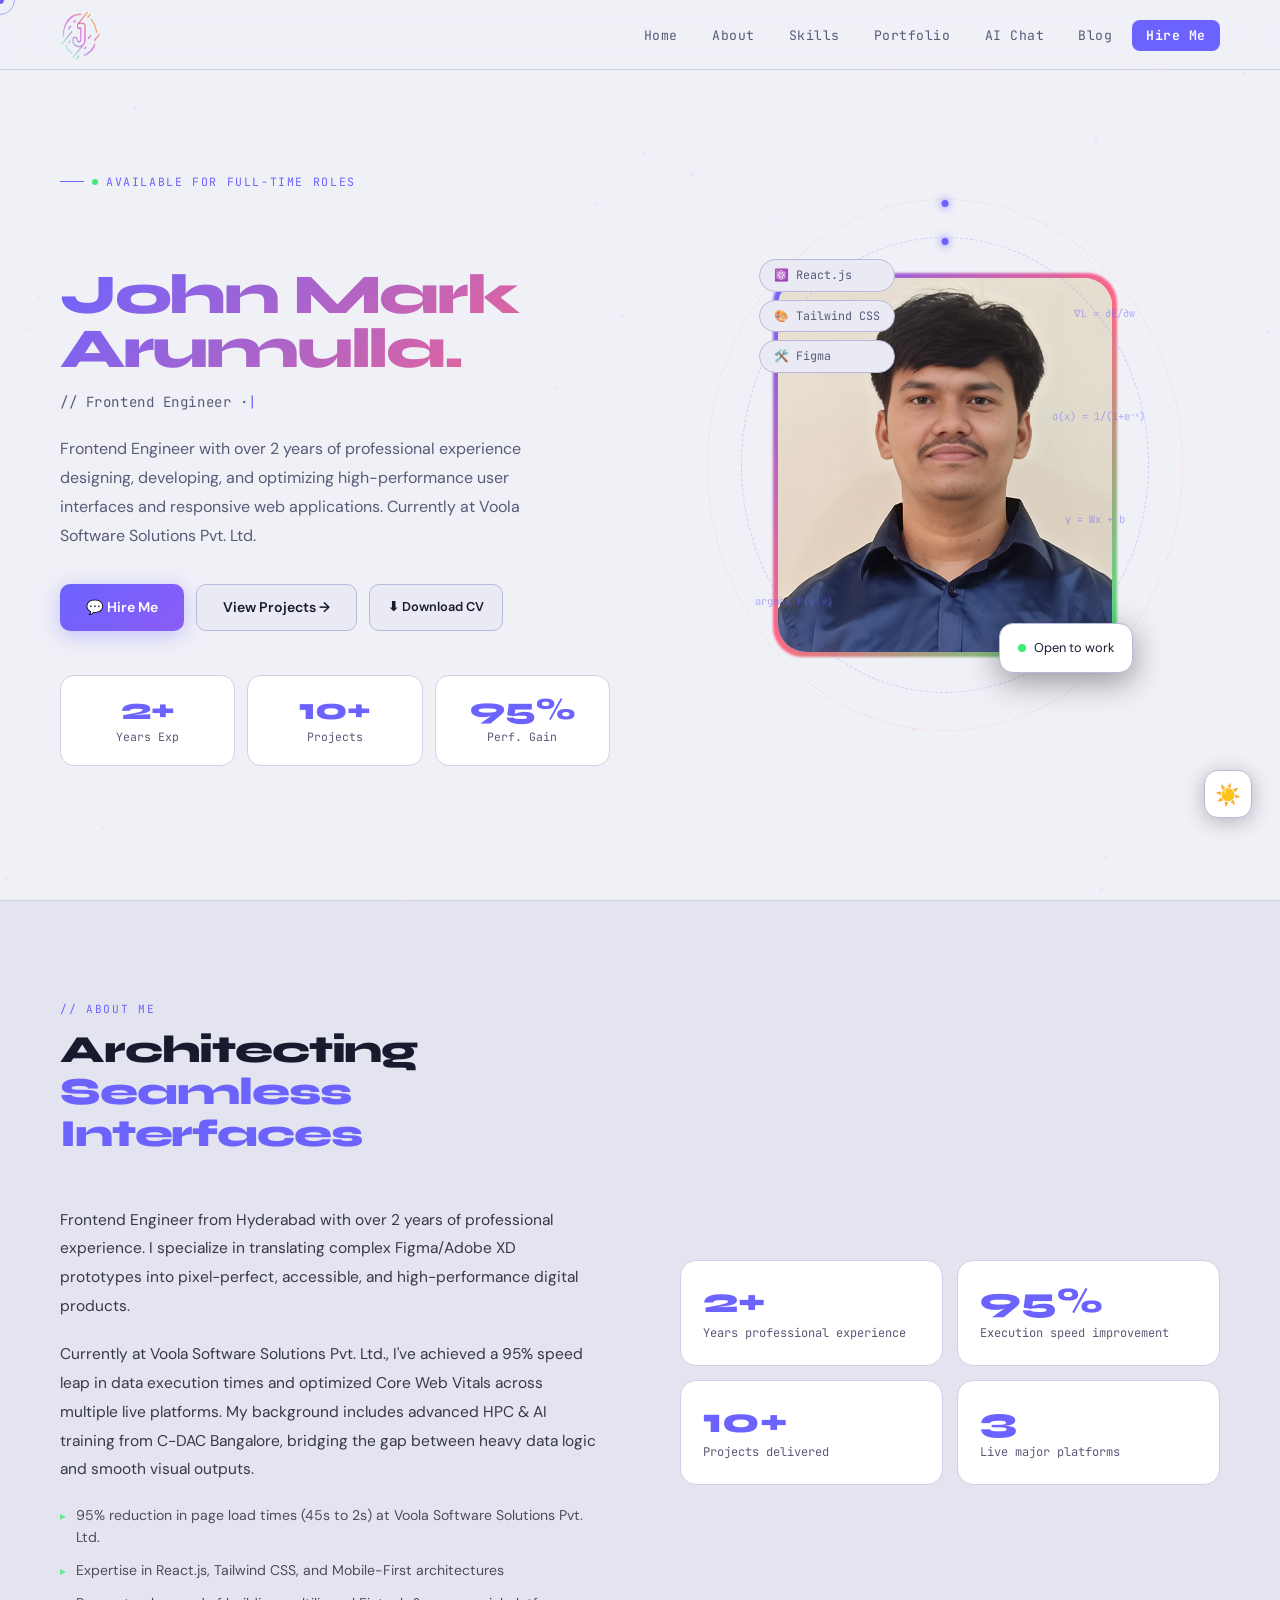
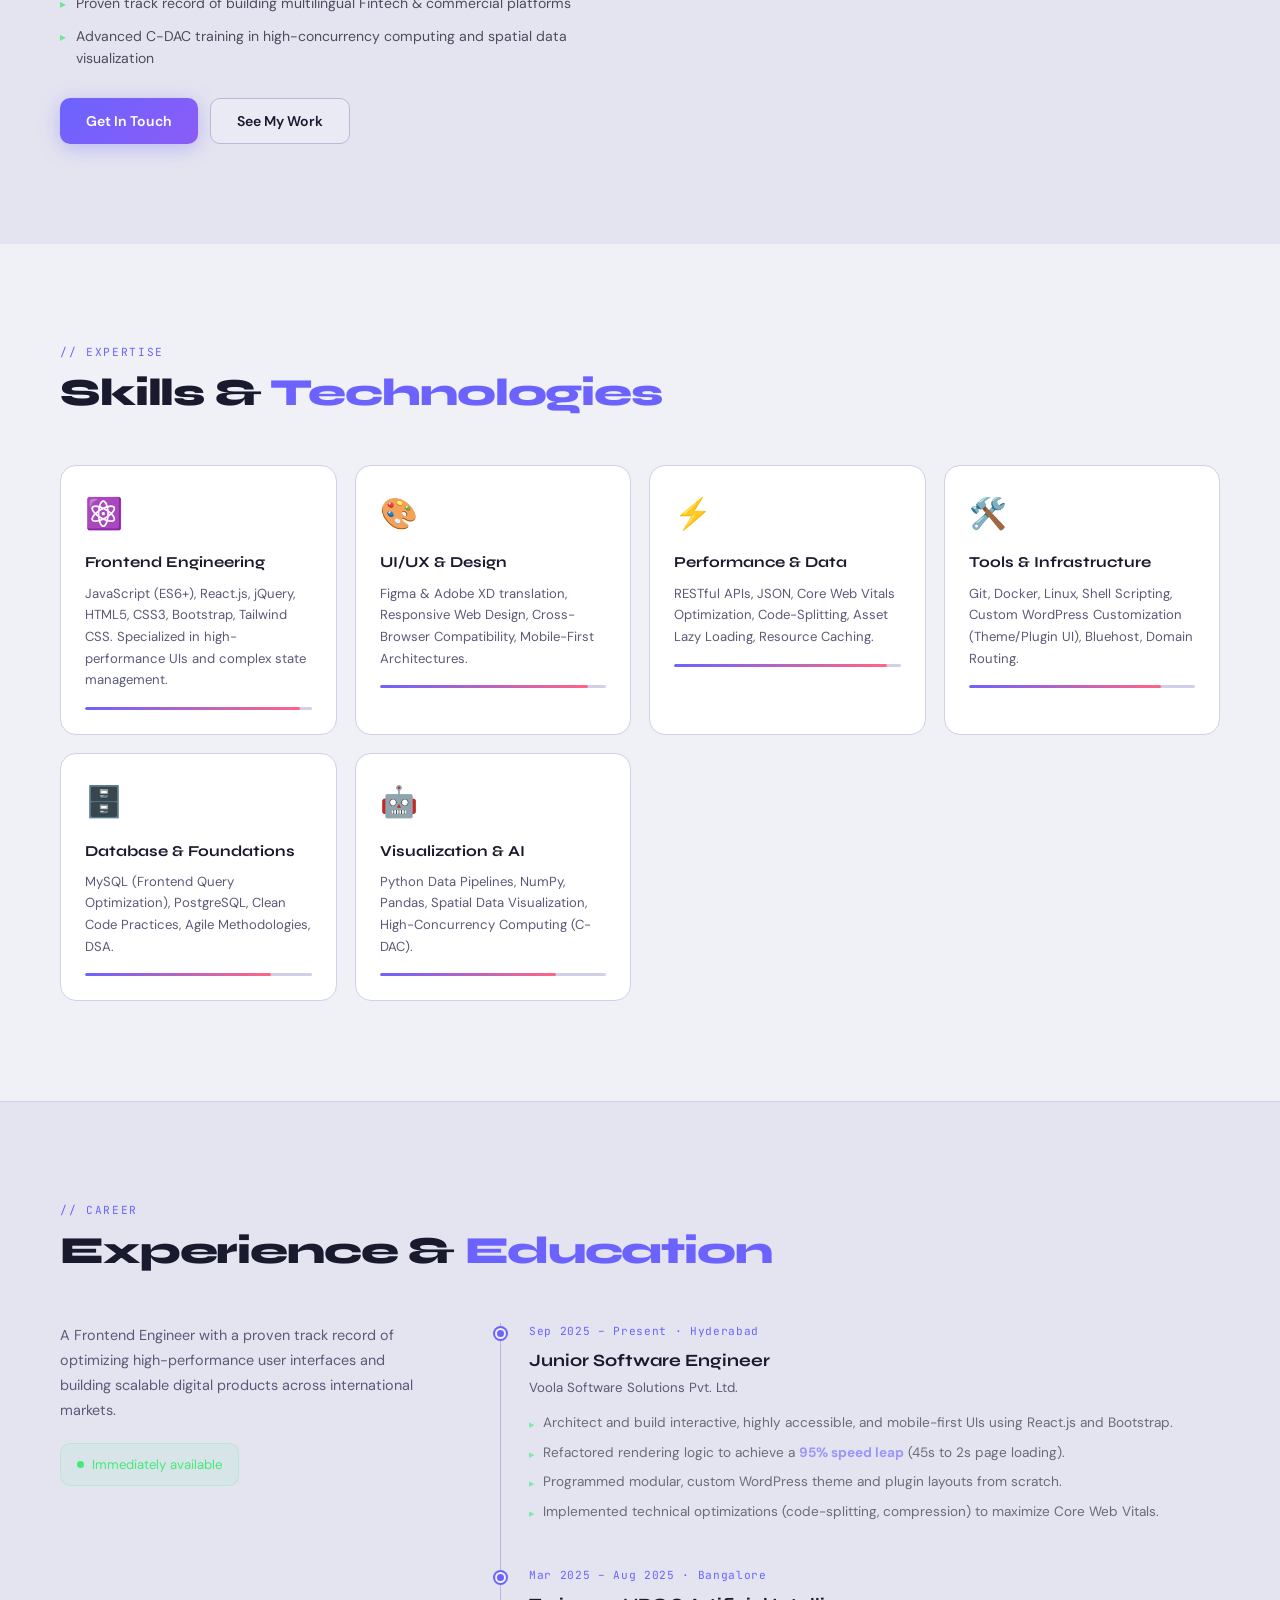
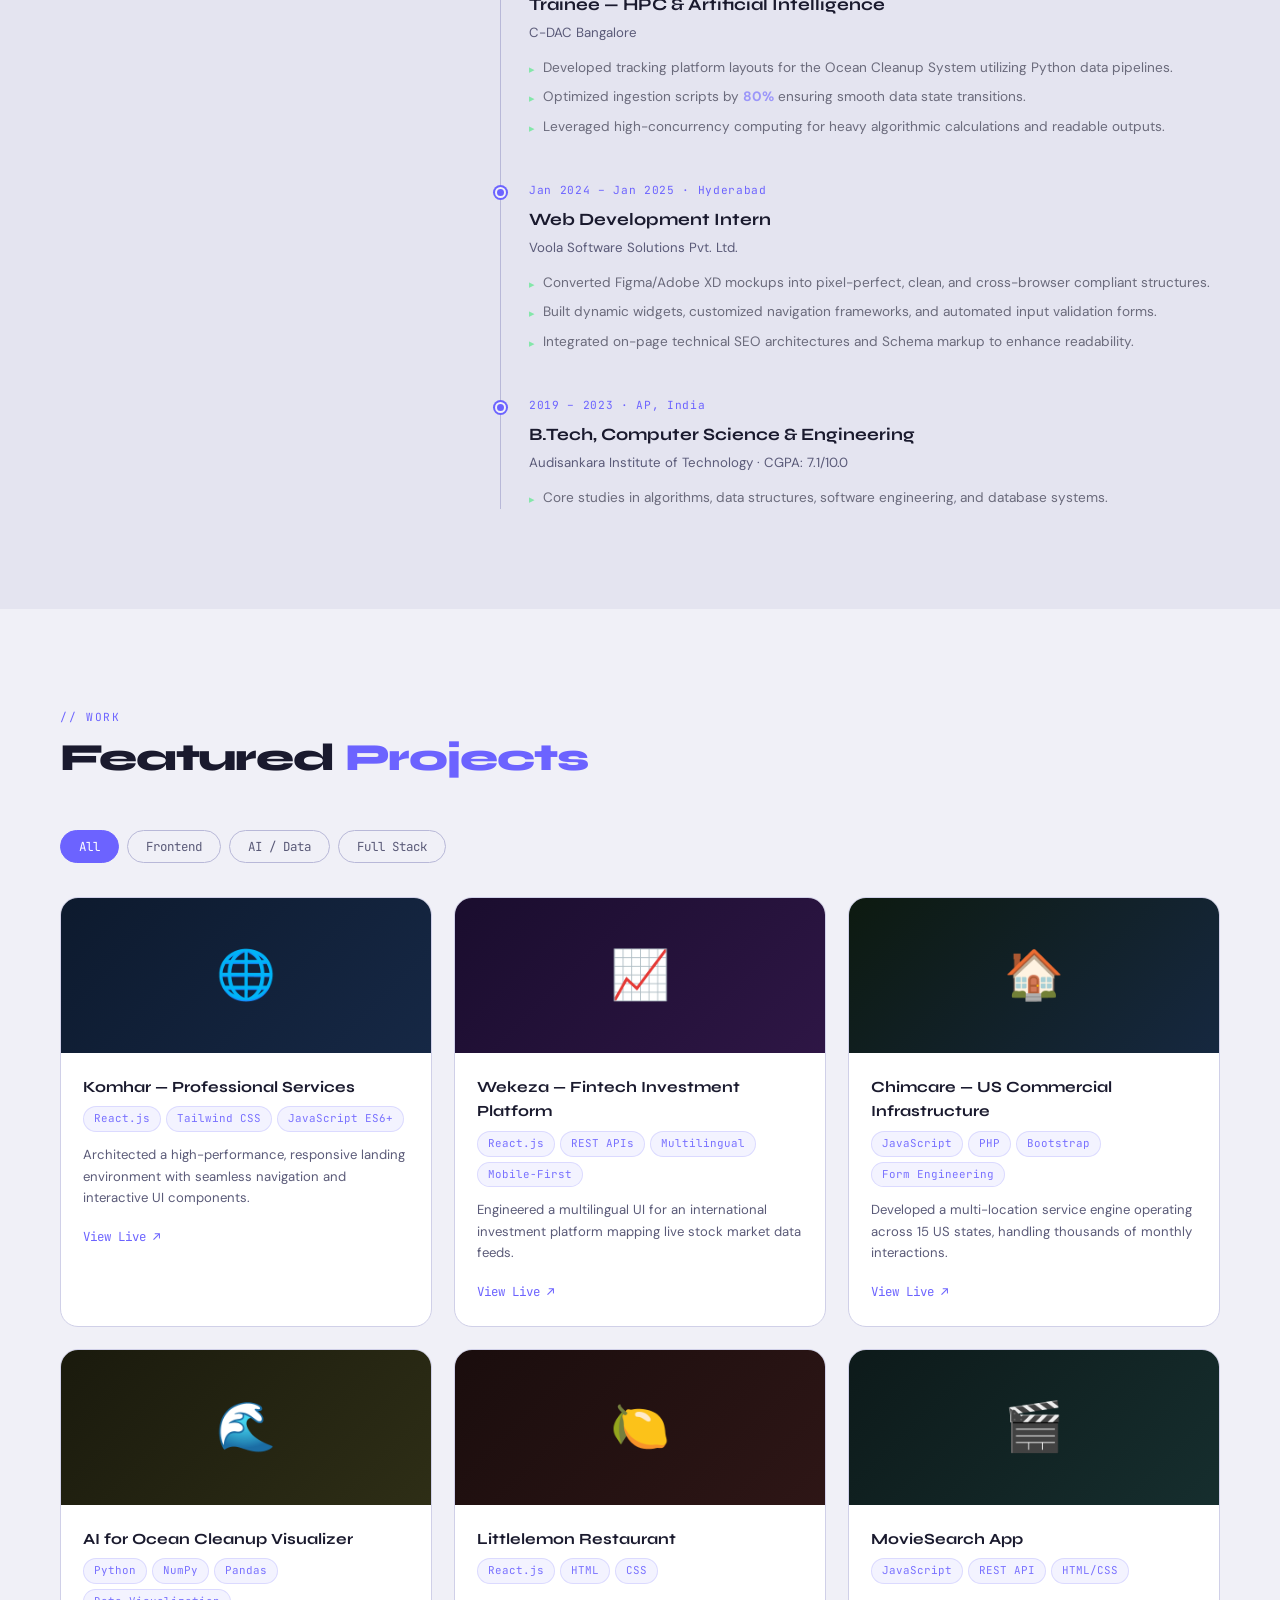
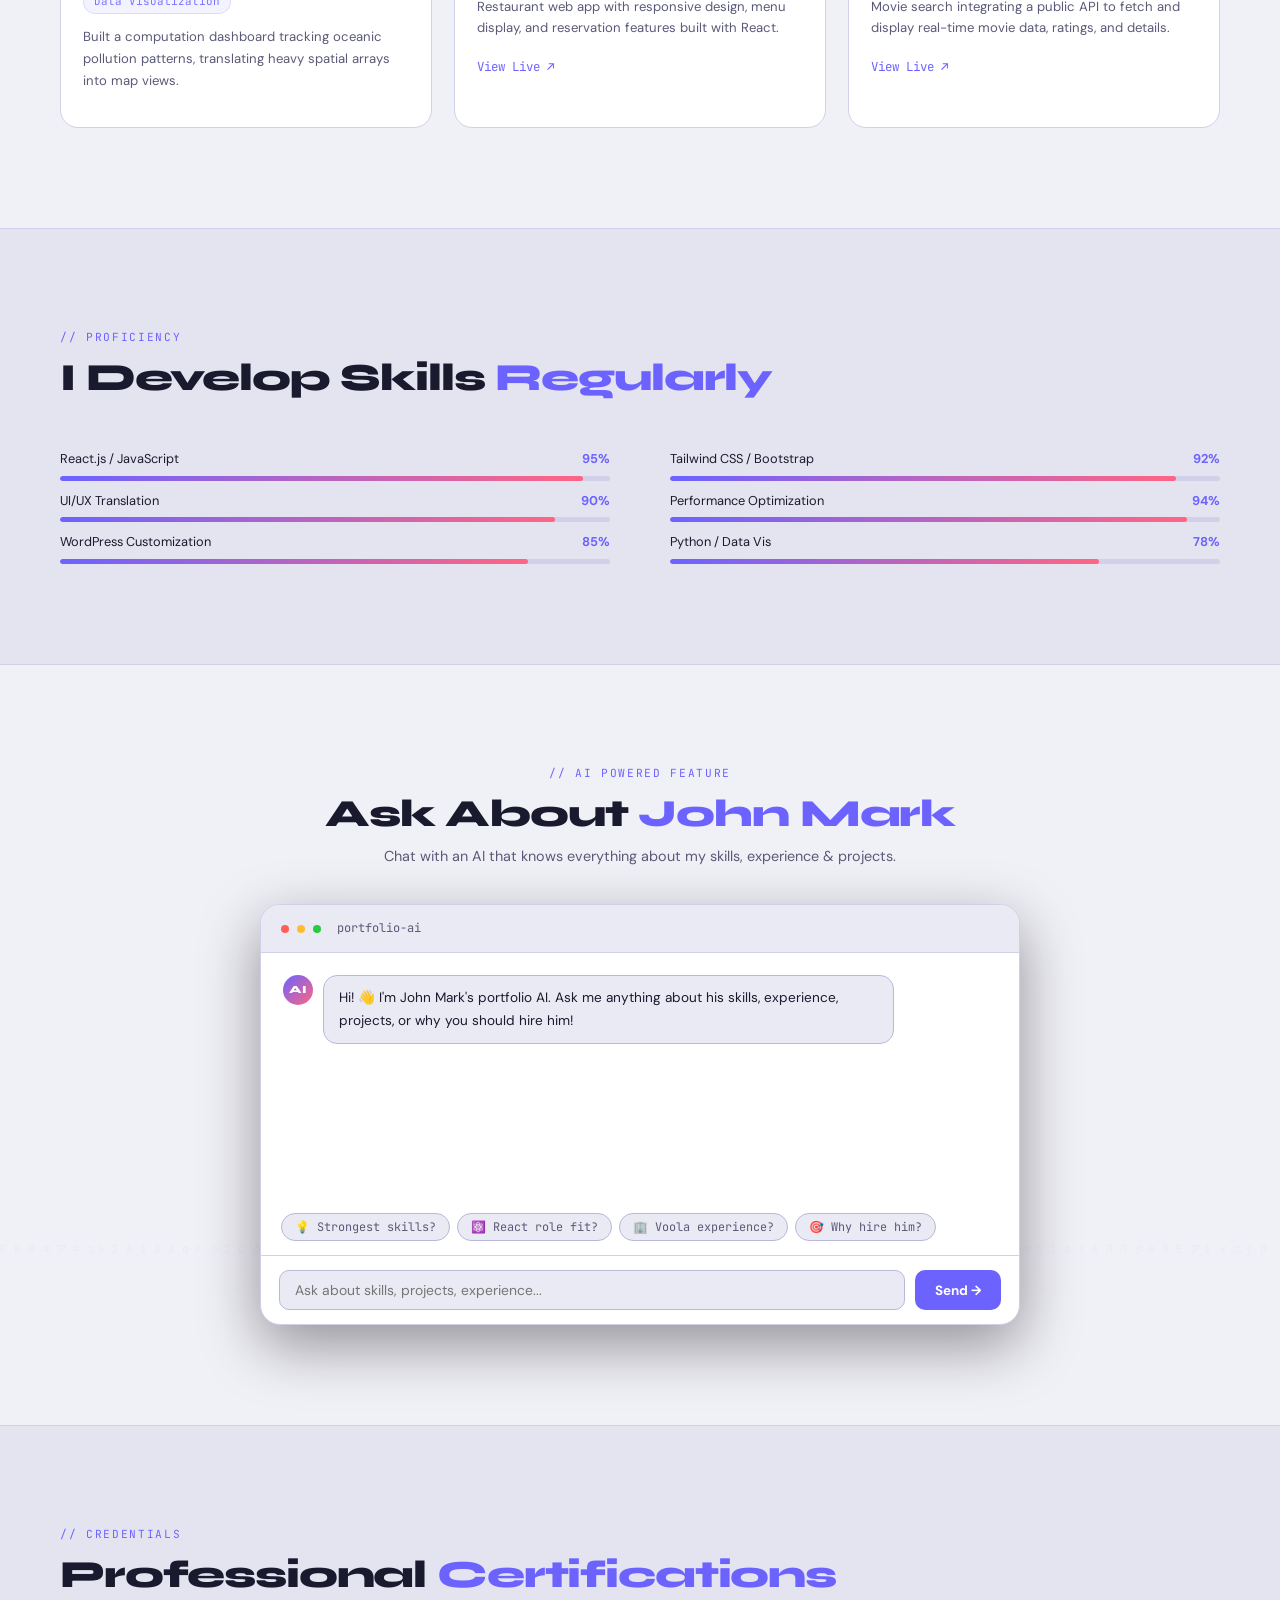
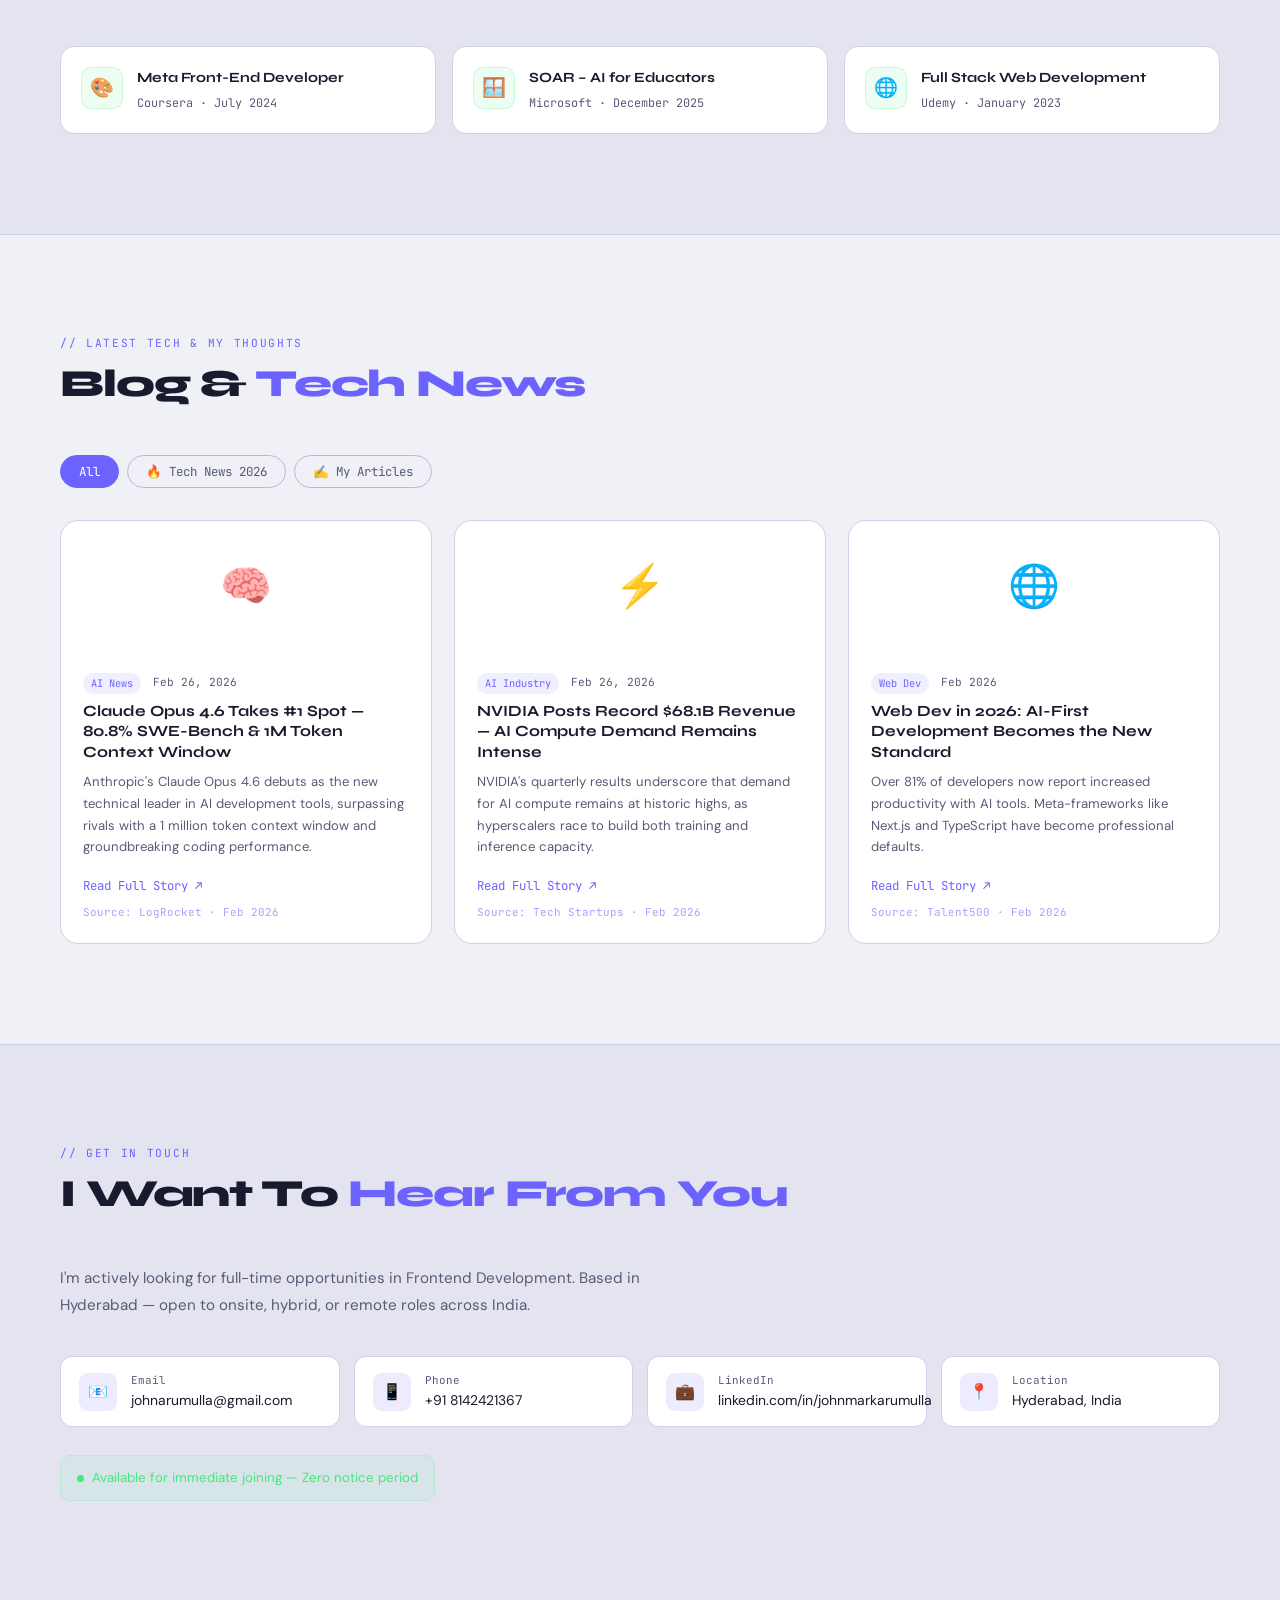
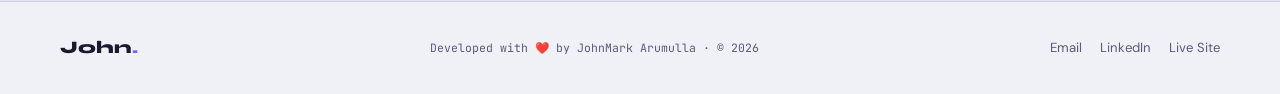
<file: index.html>
<!DOCTYPE html>
<html lang="en">
<head>
<meta charset="UTF-8">
<meta name="viewport" content="width=device-width, initial-scale=1.0">
<meta name="description" content="JohnMark Arumulla - Frontend Engineer based in Hyderabad, India">
<title>John Mark Arumulla | Frontend Engineer</title>
<link rel="preconnect" href="https://fonts.googleapis.com">
<link href="https://fonts.googleapis.com/css2?family=Syne:wght@400;600;700;800&family=DM+Sans:ital,wght@0,300;0,400;0,500;0,700;1,400&family=JetBrains+Mono:wght@300;400;500&display=swap" rel="stylesheet">
<link rel="stylesheet" href="colors.css">
<link rel="shortcut icon" href="./assests/letter-j.png" type="image/x-icon">
</head>
<body>

<div id="c-dot"></div>
<div id="c-ring"></div>
<canvas id="particles-canvas"></canvas>

<!-- ===== NAV ===== -->
<nav id="navbar">
  <img src="./assests/letter-j.png" alt="logo" width="40" height="50" class="nav-logo">
  <ul class="nav-links">
    <li><a href="#home">Home</a></li>
    <li><a href="#about">About</a></li>
    <li><a href="#skills">Skills</a></li>
    <li><a href="#portfolio">Portfolio</a></li>
    <li><a href="#ai-section">AI Chat</a></li>
    <li><a href="#blog">Blog</a></li>
    <li><a href="#contact" class="nav-hire">Hire Me</a></li>
  </ul>
  <button class="hamburger" id="hamburger" aria-label="Menu">
    <span></span><span></span><span></span>
  </button>
</nav>
<div class="mobile-menu" id="mobileMenu">
  <a href="#home" onclick="closeMobile()">Home</a>
  <a href="#about" onclick="closeMobile()">About</a>
  <a href="#skills" onclick="closeMobile()">Skills</a>
  <a href="#portfolio" onclick="closeMobile()">Portfolio</a>
  <a href="#ai-section" onclick="closeMobile()">AI Chat</a>
  <a href="#blog" onclick="closeMobile()">Blog</a>
  <a href="#contact" onclick="closeMobile()">Hire Me</a>
</div>

<!-- ===== HERO ===== -->
<section id="home">
  <div class="hero-content reveal">
    <div class="hero-eyebrow"><span class="eyebrow-dot"></span>Available for Full-Time Roles</div>
    <h1 class="hero-h1"><br><span class="hl">John Mark Arumulla.</span></h1>
    <div class="hero-role typing-cursor" id="heroRole">// Frontend Engineer · React & UI/UX Expert</div>
    <p class="hero-desc">Frontend Engineer with over 2 years of professional experience designing, developing, and optimizing high-performance user interfaces and responsive web applications. Currently at Voola Software Solutions Pvt. Ltd.</p>
    <div class="hero-btns">
      <a href="#contact" class="btn btn-primary">💬 Hire Me</a>
      <a href="#portfolio" class="btn btn-secondary">View Projects →</a>
      <a href="./assests/Johnmark_Arumulla_FrontEnd_Resume.pdf" class="btn btn-secondary" style="font-size:.8rem;padding:9px 18px;" target="_blank">⬇ Download CV</a>
    </div>
    <div class="hero-stats">
      <div class="stat-card"><div class="stat-n">2+</div><div class="stat-l">Years Exp</div></div>
      <div class="stat-card"><div class="stat-n">10+</div><div class="stat-l">Projects</div></div>
      <div class="stat-card"><div class="stat-n">95%</div><div class="stat-l">Perf. Gain</div></div>
    </div>
  </div>
  <div class="hero-visual reveal reveal-d2">
    <div class="photo-wrap" style="position:relative">
      <div class="ai-formula-float">∇L = ∂E/∂w</div>
      <div class="ai-formula-float">σ(x) = 1/(1+e⁻ˣ)</div>
      <div class="ai-formula-float">y = Wx + b</div>
      <div class="ai-formula-float">argmax P(y|x)</div>
      <div class="orbit-ring r1"><div class="orbit-dot"></div></div>
      <div class="orbit-ring r2"><div class="orbit-dot"></div></div>
      <div class="tech-float">
        <div class="tf-chip">⚛️ React.js</div>
        <div class="tf-chip">🎨 Tailwind CSS</div>
        <div class="tf-chip">🛠️ Figma</div>
      </div>
      <div class="photo-glow"></div>
      <div class="photo-inner">
        <img src="./assests/photo.jpg" alt="John Mark Arumulla" class="photo-img">
      </div>
      <div class="photo-badge">
        <div class="pb-avail"><div class="pb-dot"></div><span>Open to work</span></div>
      </div>
    </div>
  </div>
</section>

<!-- ===== ABOUT ===== -->
<section id="about" class="section">
  <div class="max-w">
    <div class="about-grid">
      <div class="reveal">
        <div class="sec-label">// About Me</div>
        <div class="sec-title">Architecting <span>Seamless Interfaces</span></div>
        <p class="about-desc">Frontend Engineer from Hyderabad with over 2 years of professional experience. I specialize in translating complex Figma/Adobe XD prototypes into pixel-perfect, accessible, and high-performance digital products.</p>
        <p class="about-desc">Currently at Voola Software Solutions Pvt. Ltd., I've achieved a 95% speed leap in data execution times and optimized Core Web Vitals across multiple live platforms. My background includes advanced HPC & AI training from C-DAC Bangalore, bridging the gap between heavy data logic and smooth visual outputs.</p>
        <ul class="about-list">
          <li>95% reduction in page load times (45s to 2s) at Voola Software Solutions Pvt. Ltd.</li>
          <li>Expertise in React.js, Tailwind CSS, and Mobile-First architectures</li>
          <li>Proven track record of building multilingual Fintech & commercial platforms</li>
          <li>Advanced C-DAC training in high-concurrency computing and spatial data visualization</li>
        </ul>
        <div style="display:flex;gap:12px;flex-wrap:wrap">
          <a href="#contact" class="btn btn-primary">Get In Touch</a>
          <a href="#portfolio" class="btn btn-secondary">See My Work</a>
        </div>
      </div>
      <div class="reveal reveal-d2">
        <div class="about-nums">
          <div class="an-card"><div class="an-n">2+</div><div class="an-l">Years professional experience</div></div>
          <div class="an-card"><div class="an-n">95%</div><div class="an-l">Execution speed improvement</div></div>
          <div class="an-card"><div class="an-n">10+</div><div class="an-l">Projects delivered</div></div>
          <div class="an-card"><div class="an-n">3</div><div class="an-l">Live major platforms</div></div>
        </div>
      </div>
    </div>
  </div>
</section>

<!-- ===== SKILLS GRID ===== -->
<section id="skills" class="section">
  <div class="max-w">
    <div class="sec-label">// Expertise</div>
    <div class="sec-title">Skills & <span>Technologies</span></div>
    <div class="skills-grid">
      <div class="sk-card reveal"><div class="sk-icon">⚛️</div><h3>Frontend Engineering</h3><p>JavaScript (ES6+), React.js, jQuery, HTML5, CSS3, Bootstrap, Tailwind CSS. Specialized in high-performance UIs and complex state management.</p><div class="sk-bar-bg"><div class="sk-bar" style="width:95%"></div></div></div>
      <div class="sk-card reveal reveal-d1"><div class="sk-icon">🎨</div><h3>UI/UX & Design</h3><p>Figma & Adobe XD translation, Responsive Web Design, Cross-Browser Compatibility, Mobile-First Architectures.</p><div class="sk-bar-bg"><div class="sk-bar" style="width:92%"></div></div></div>
      <div class="sk-card reveal reveal-d2"><div class="sk-icon">⚡</div><h3>Performance & Data</h3><p>RESTful APIs, JSON, Core Web Vitals Optimization, Code-Splitting, Asset Lazy Loading, Resource Caching.</p><div class="sk-bar-bg"><div class="sk-bar" style="width:94%"></div></div></div>
      <div class="sk-card reveal"><div class="sk-icon">🛠️</div><h3>Tools & Infrastructure</h3><p>Git, Docker, Linux, Shell Scripting, Custom WordPress Customization (Theme/Plugin UI), Bluehost, Domain Routing.</p><div class="sk-bar-bg"><div class="sk-bar" style="width:85%"></div></div></div>
      <div class="sk-card reveal reveal-d1"><div class="sk-icon">🗄️</div><h3>Database & Foundations</h3><p>MySQL (Frontend Query Optimization), PostgreSQL, Clean Code Practices, Agile Methodologies, DSA.</p><div class="sk-bar-bg"><div class="sk-bar" style="width:82%"></div></div></div>
      <div class="sk-card reveal reveal-d2"><div class="sk-icon">🤖</div><h3>Visualization & AI</h3><p>Python Data Pipelines, NumPy, Pandas, Spatial Data Visualization, High-Concurrency Computing (C-DAC).</p><div class="sk-bar-bg"><div class="sk-bar" style="width:78%"></div></div></div>
    </div>
  </div>
</section>

<!-- ===== EXPERIENCE ===== -->
<section id="experience" class="section">
  <div class="max-w">
    <div class="sec-label">// Career</div>
    <div class="sec-title">Experience & <span>Education</span></div>
    <div class="exp-layout">
      <div class="exp-side reveal">
        <p>A Frontend Engineer with a proven track record of optimizing high-performance user interfaces and building scalable digital products across international markets.</p>
        <div class="open-badge"><div class="avail-dot" style="background:var(--accent3)"></div>Immediately available</div>
      </div>
      <div class="timeline reveal reveal-d1">
        <div class="tl-item">
          <div class="tl-dot"></div>
          <div class="tl-date">Sep 2025 – Present · Hyderabad</div>
          <div class="tl-role">Junior Software Engineer</div>
          <div class="tl-company">Voola Software Solutions Pvt. Ltd.</div>
          <ul class="tl-pts">
            <li>Architect and build interactive, highly accessible, and mobile-first UIs using React.js and Bootstrap.</li>
            <li>Refactored rendering logic to achieve a <strong>95% speed leap</strong> (45s to 2s page loading).</li>
            <li>Programmed modular, custom WordPress theme and plugin layouts from scratch.</li>
            <li>Implemented technical optimizations (code-splitting, compression) to maximize Core Web Vitals.</li>
          </ul>
        </div>
        <div class="tl-item">
          <div class="tl-dot"></div>
          <div class="tl-date">Mar 2025 – Aug 2025 · Bangalore</div>
          <div class="tl-role">Trainee — HPC & Artificial Intelligence</div>
          <div class="tl-company">C-DAC Bangalore</div>
          <ul class="tl-pts">
            <li>Developed tracking platform layouts for the Ocean Cleanup System utilizing Python data pipelines.</li>
            <li>Optimized ingestion scripts by <strong>80%</strong> ensuring smooth data state transitions.</li>
            <li>Leveraged high-concurrency computing for heavy algorithmic calculations and readable outputs.</li>
          </ul>
        </div>
        <div class="tl-item">
          <div class="tl-dot"></div>
          <div class="tl-date">Jan 2024 – Jan 2025 · Hyderabad</div>
          <div class="tl-role">Web Development Intern</div>
          <div class="tl-company">Voola Software Solutions Pvt. Ltd.</div>
          <ul class="tl-pts">
            <li>Converted Figma/Adobe XD mockups into pixel-perfect, clean, and cross-browser compliant structures.</li>
            <li>Built dynamic widgets, customized navigation frameworks, and automated input validation forms.</li>
            <li>Integrated on-page technical SEO architectures and Schema markup to enhance readability.</li>
          </ul>
        </div>
        <div class="tl-item">
          <div class="tl-dot"></div>
          <div class="tl-date">2019 – 2023 · AP, India</div>
          <div class="tl-role">B.Tech, Computer Science & Engineering</div>
          <div class="tl-company">Audisankara Institute of Technology · CGPA: 7.1/10.0</div>
          <ul class="tl-pts"><li>Core studies in algorithms, data structures, software engineering, and database systems.</li></ul>
        </div>
      </div>
    </div>
  </div>
</section>

<!-- ===== PORTFOLIO ===== -->
<section id="portfolio" class="section">
  <div class="max-w">
    <div class="sec-label">// Work</div>
    <div class="sec-title">Featured <span>Projects</span></div>
    <div class="pf-filters">
      <button class="pf-btn active" onclick="filterP('all',this)">All</button>
      <button class="pf-btn" onclick="filterP('frontend',this)">Frontend</button>
      <button class="pf-btn" onclick="filterP('ai',this)">AI / Data</button>
      <button class="pf-btn" onclick="filterP('fullstack',this)">Full Stack</button>
    </div>
    <div class="proj-grid" id="projGrid">
      <div class="proj-card reveal" data-cat="frontend">
        <div class="proj-thumb pt1">🌐</div>
        <div class="proj-body">
          <h3>Komhar — Professional Services</h3>
          <div class="proj-tags"><span class="p-tag">React.js</span><span class="p-tag">Tailwind CSS</span><span class="p-tag">JavaScript ES6+</span></div>
          <p>Architected a high-performance, responsive landing environment with seamless navigation and interactive UI components.</p>
          <a href="https://komhar.com/" target="_blank" rel="noopener" class="proj-link">View Live ↗</a>
        </div>
      </div>
      <div class="proj-card reveal reveal-d1" data-cat="frontend">
        <div class="proj-thumb pt2">📈</div>
        <div class="proj-body">
          <h3>Wekeza — Fintech Investment Platform</h3>
          <div class="proj-tags"><span class="p-tag">React.js</span><span class="p-tag">REST APIs</span><span class="p-tag">Multilingual</span><span class="p-tag">Mobile-First</span></div>
          <p>Engineered a multilingual UI for an international investment platform mapping live stock market data feeds.</p>
          <a href="https://wekeza.com/" target="_blank" rel="noopener" class="proj-link">View Live ↗</a>
        </div>
      </div>
      <div class="proj-card reveal reveal-d2" data-cat="frontend">
        <div class="proj-thumb pt3">🏠</div>
        <div class="proj-body">
          <h3>Chimcare — US Commercial Infrastructure</h3>
          <div class="proj-tags"><span class="p-tag">JavaScript</span><span class="p-tag">PHP</span><span class="p-tag">Bootstrap</span><span class="p-tag">Form Engineering</span></div>
          <p>Developed a multi-location service engine operating across 15 US states, handling thousands of monthly interactions.</p>
          <a href="http://chimcare.com/" target="_blank" rel="noopener" class="proj-link">View Live ↗</a>
        </div>
      </div>
      <div class="proj-card reveal" data-cat="ai">
        <div class="proj-thumb pt4">🌊</div>
        <div class="proj-body">
          <h3>AI for Ocean Cleanup Visualizer</h3>
          <div class="proj-tags"><span class="p-tag">Python</span><span class="p-tag">NumPy</span><span class="p-tag">Pandas</span><span class="p-tag">Data Visualization</span></div>
          <p>Built a computation dashboard tracking oceanic pollution patterns, translating heavy spatial arrays into map views.</p>
        </div>
      </div>
      <div class="proj-card reveal reveal-d1" data-cat="frontend">
        <div class="proj-thumb pt5">🍋</div>
        <div class="proj-body">
          <h3>Littlelemon Restaurant</h3>
          <div class="proj-tags"><span class="p-tag">React.js</span><span class="p-tag">HTML</span><span class="p-tag">CSS</span></div>
          <p>Restaurant web app with responsive design, menu display, and reservation features built with React.</p>
          <a href="https://littlelemo.netlify.app/" target="_blank" rel="noopener" class="proj-link">View Live ↗</a>
        </div>
      </div>
      <div class="proj-card reveal reveal-d2" data-cat="frontend">
        <div class="proj-thumb pt6">🎬</div>
        <div class="proj-body">
          <h3>MovieSearch App</h3>
          <div class="proj-tags"><span class="p-tag">JavaScript</span><span class="p-tag">REST API</span><span class="p-tag">HTML/CSS</span></div>
          <p>Movie search integrating a public API to fetch and display real-time movie data, ratings, and details.</p>
          <a href="https://cute-kataifi-ce8642.netlify.app/" target="_blank" rel="noopener" class="proj-link">View Live ↗</a>
        </div>
      </div>
    </div>
  </div>
</section>

<!-- ===== SKILL BARS ===== -->
<section id="skill-bars" class="section">
  <div class="max-w">
    <div class="sec-label">// Proficiency</div>
    <div class="sec-title">I Develop Skills <span>Regularly</span></div>
    <div class="bars-grid">
      <div class="bar-row reveal"><div class="bar-lbl"><span>React.js / JavaScript</span><span>95%</span></div><div class="bar-bg"><div class="bar-fill" style="width:95%"></div></div></div>
      <div class="bar-row reveal reveal-d1"><div class="bar-lbl"><span>Tailwind CSS / Bootstrap</span><span>92%</span></div><div class="bar-bg"><div class="bar-fill" style="width:92%"></div></div></div>
      <div class="bar-row reveal"><div class="bar-lbl"><span>UI/UX Translation</span><span>90%</span></div><div class="bar-bg"><div class="bar-fill" style="width:90%"></div></div></div>
      <div class="bar-row reveal reveal-d1"><div class="bar-lbl"><span>Performance Optimization</span><span>94%</span></div><div class="bar-bg"><div class="bar-fill" style="width:94%"></div></div></div>
      <div class="bar-row reveal"><div class="bar-lbl"><span>WordPress Customization</span><span>85%</span></div><div class="bar-bg"><div class="bar-fill" style="width:85%"></div></div></div>
      <div class="bar-row reveal reveal-d1"><div class="bar-lbl"><span>Python / Data Vis</span><span>78%</span></div><div class="bar-bg"><div class="bar-fill" style="width:78%"></div></div></div>
    </div>
  </div>
</section>

<!-- ===== AI CHAT ===== -->
<section id="ai-section" class="section">
  <canvas id="matrix-canvas"></canvas>
  <div class="ai-section-content">
  <div class="max-w">
    <div style="text-align:center;margin-bottom:36px">
      <div class="sec-label">// AI Powered Feature</div>
      <div class="sec-title" style="margin-bottom:10px">Ask About <span>John Mark</span></div>
      <p style="color:var(--muted);font-size:.9rem">Chat with an AI that knows everything about my skills, experience & projects.</p>
    </div>
    <div class="ai-wrap">
      <div class="ai-head">
        <div class="ai-dot r"></div><div class="ai-dot y"></div><div class="ai-dot g"></div>
        <span class="ai-title">portfolio-ai</span>
      </div>
      <div class="ai-msgs" id="aiMsgs">
        <div class="cmsg ai">
          <div class="cav ai">AI</div>
          <div class="cbub">Hi! 👋 I'm John Mark's portfolio AI. Ask me anything about his skills, experience, projects, or why you should hire him!</div>
        </div>
      </div>
      <div class="ai-quick" id="aiQuick">
        <button class="aq" onclick="sendAQ('What are John Mark\'s strongest skills?')">💡 Strongest skills?</button>
        <button class="aq" onclick="sendAQ('Is he good for a React Developer role?')">⚛️ React role fit?</button>
        <button class="aq" onclick="sendAQ('Tell me about his experience at Voola?')">🏢 Voola experience?</button>
        <button class="aq" onclick="sendAQ('Why should I hire John Mark?')">🎯 Why hire him?</button>
      </div>
      <div class="ai-input-row">
        <input class="ai-in" id="aiIn" placeholder="Ask about skills, projects, experience..." />
        <button class="ai-send" onclick="sendAI()">Send →</button>
      </div>
    </div>
  </div>
  </div>
</section>

<!-- ===== CERTIFICATIONS ===== -->
<section id="certifications" class="section">
  <div class="max-w">
    <div class="sec-label">// Credentials</div>
    <div class="sec-title">Professional <span>Certifications</span></div>
    <div class="certs-grid">
      <div class="cert-card reveal"><div class="cert-ico">🎨</div><div><h4>Meta Front-End Developer</h4><p>Coursera · July 2024</p></div></div>
      <div class="cert-card reveal reveal-d1"><div class="cert-ico">🪟</div><div><h4>SOAR – AI for Educators</h4><p>Microsoft · December 2025</p></div></div>
      <div class="cert-card reveal reveal-d2"><div class="cert-ico">🌐</div><div><h4>Full Stack Web Development</h4><p>Udemy · January 2023</p></div></div>
    </div>
  </div>
</section>

<!-- ===== BLOG (Current Tech News) ===== -->
<section id="blog" class="section">
  <div class="max-w">
    <div class="sec-label">// Latest Tech & My Thoughts</div>
    <div class="sec-title">Blog & <span>Tech News</span></div>
    <div class="blog-tabs">
      <button class="blog-tab active" onclick="filterBlog('all',this)">All</button>
      <button class="blog-tab" onclick="filterBlog('news',this)">🔥 Tech News 2026</button>
      <button class="blog-tab" onclick="filterBlog('thoughts',this)">✍️ My Articles</button>
    </div>
    <div class="blog-grid" id="blogGrid">
      <div class="blog-card featured reveal" data-bcat="news">
        <div class="blog-thumb bt1">🧠</div>
        <div class="blog-body">
          <div class="blog-meta"><span class="blog-tag">AI News</span><span>Feb 26, 2026</span></div>
          <h3>Claude Opus 4.6 Takes #1 Spot — 80.8% SWE-Bench & 1M Token Context Window</h3>
          <p>Anthropic's Claude Opus 4.6 debuts as the new technical leader in AI development tools, surpassing rivals with a 1 million token context window and groundbreaking coding performance.</p>
          <a href="https://blog.logrocket.com/ai-dev-tool-power-rankings/" target="_blank" rel="noopener" class="blog-read">Read Full Story ↗</a>
          <div class="news-source">Source: LogRocket · Feb 2026</div>
        </div>
      </div>
      <div class="blog-card reveal reveal-d1" data-bcat="news">
        <div class="blog-thumb bt2">⚡</div>
        <div class="blog-body">
          <div class="blog-meta"><span class="blog-tag">AI Industry</span><span>Feb 26, 2026</span></div>
          <h3>NVIDIA Posts Record $68.1B Revenue — AI Compute Demand Remains Intense</h3>
          <p>NVIDIA's quarterly results underscore that demand for AI compute remains at historic highs, as hyperscalers race to build both training and inference capacity.</p>
          <a href="https://techstartups.com/2026/02/26/top-tech-news-today-february-26-2026/" target="_blank" rel="noopener" class="blog-read">Read Full Story ↗</a>
          <div class="news-source">Source: Tech Startups · Feb 2026</div>
        </div>
      </div>
      <div class="blog-card reveal reveal-d2" data-bcat="news">
        <div class="blog-thumb bt3">🌐</div>
        <div class="blog-body">
          <div class="blog-meta"><span class="blog-tag">Web Dev</span><span>Feb 2026</span></div>
          <h3>Web Dev in 2026: AI-First Development Becomes the New Standard</h3>
          <p>Over 81% of developers now report increased productivity with AI tools. Meta-frameworks like Next.js and TypeScript have become professional defaults.</p>
          <a href="https://talent500.com/blog/web-development-trends-2026/" target="_blank" rel="noopener" class="blog-read">Read Full Story ↗</a>
          <div class="news-source">Source: Talent500 · Feb 2026</div>
        </div>
      </div>
    </div>
  </div>
</section>

<!-- ===== CONTACT ===== -->
<section id="contact" class="section">
  <div class="max-w">
    <div class="sec-label">// Get In Touch</div>
    <div class="sec-title">I Want To <span>Hear From You</span></div>
    <p style="color:var(--muted);font-size:.95rem;line-height:1.8;max-width:580px;margin-bottom:36px;">I'm actively looking for full-time opportunities in Frontend Development. Based in Hyderabad — open to onsite, hybrid, or remote roles across India.</p>
    <div class="contact-cards-grid">
      <a href="mailto:johnarumulla@gmail.com" class="ci contact-card-anim">
        <div class="ci-ico">📧</div>
        <div><div class="ci-sub">Email</div><div class="ci-val">johnarumulla@gmail.com</div></div>
      </a>
      <a href="tel:+918142421367" class="ci contact-card-anim">
        <div class="ci-ico">📱</div>
        <div><div class="ci-sub">Phone</div><div class="ci-val">+91 8142421367</div></div>
      </a>
      <a href="https://www.linkedin.com/in/johnmarkarumulla/" target="_blank" rel="noopener" class="ci contact-card-anim">
        <div class="ci-ico">💼</div>
        <div><div class="ci-sub">LinkedIn</div><div class="ci-val">linkedin.com/in/johnmarkarumulla</div></div>
      </a>
      <div class="ci contact-card-anim" style="cursor:default">
        <div class="ci-ico">📍</div>
        <div><div class="ci-sub">Location</div><div class="ci-val">Hyderabad, India</div></div>
      </div>
    </div>
    <div style="margin-top:28px"><div class="avail-pill"><div class="avail-dot"></div>Available for immediate joining — Zero notice period</div></div>
  </div>
</section>

<!-- ===== FOOTER ===== -->
<footer>
  <div class="footer-logo">John<span>.</span></div>
  <p>Developed with ❤️ by JohnMark Arumulla · © 2026</p>
  <div class="footer-links">
    <a href="mailto:johnarumulla@gmail.com">Email</a>
    <a href="https://www.linkedin.com/in/johnmarkarumulla/" target="_blank" rel="noopener">LinkedIn</a>
    <a href="https://john-2026.netlify.app/" target="_blank" rel="noopener">Live Site</a>
  </div>
</footer>

<button id="theme-toggle" onclick="toggleTheme()" aria-label="Toggle day/night mode" title="Toggle Day/Night Mode">
  <span class="theme-icon" id="theme-icon">🌙</span>
</button>

<script src="script.js"></script>
</body>
</html>
</file>
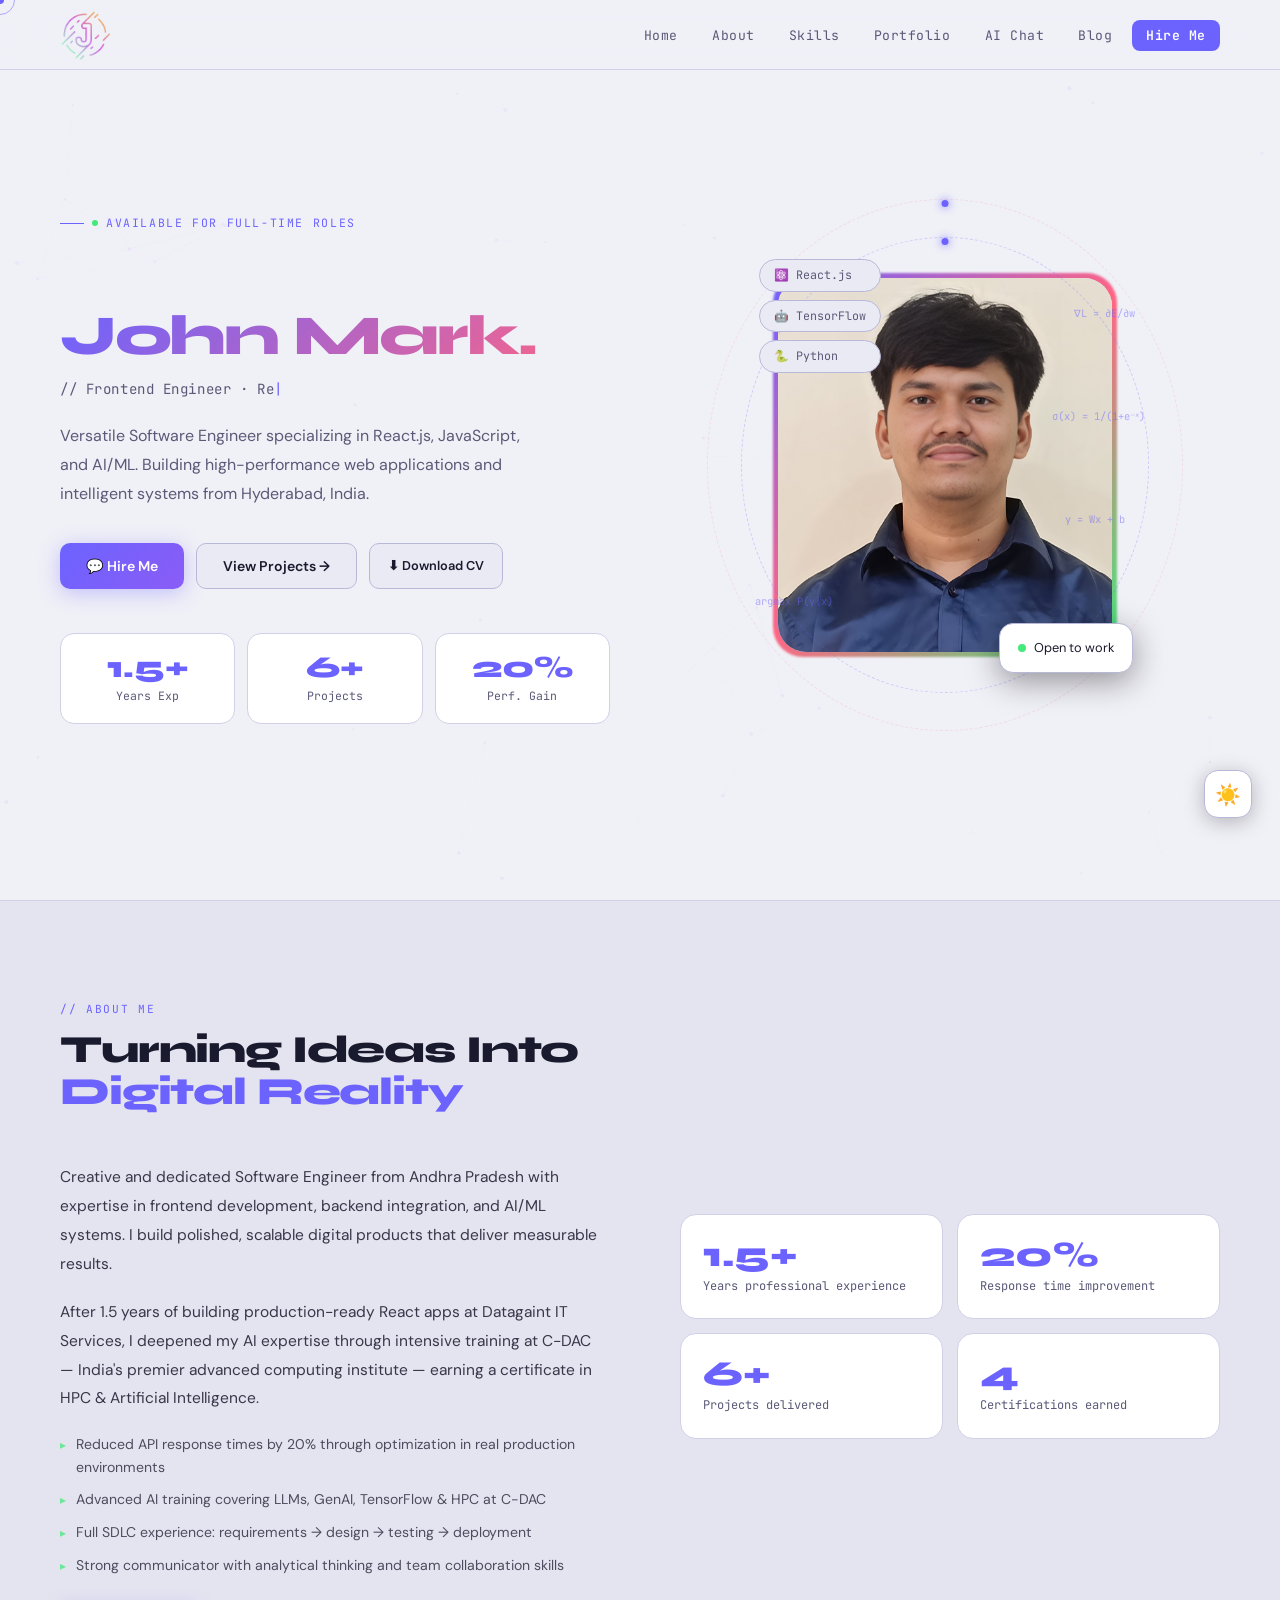
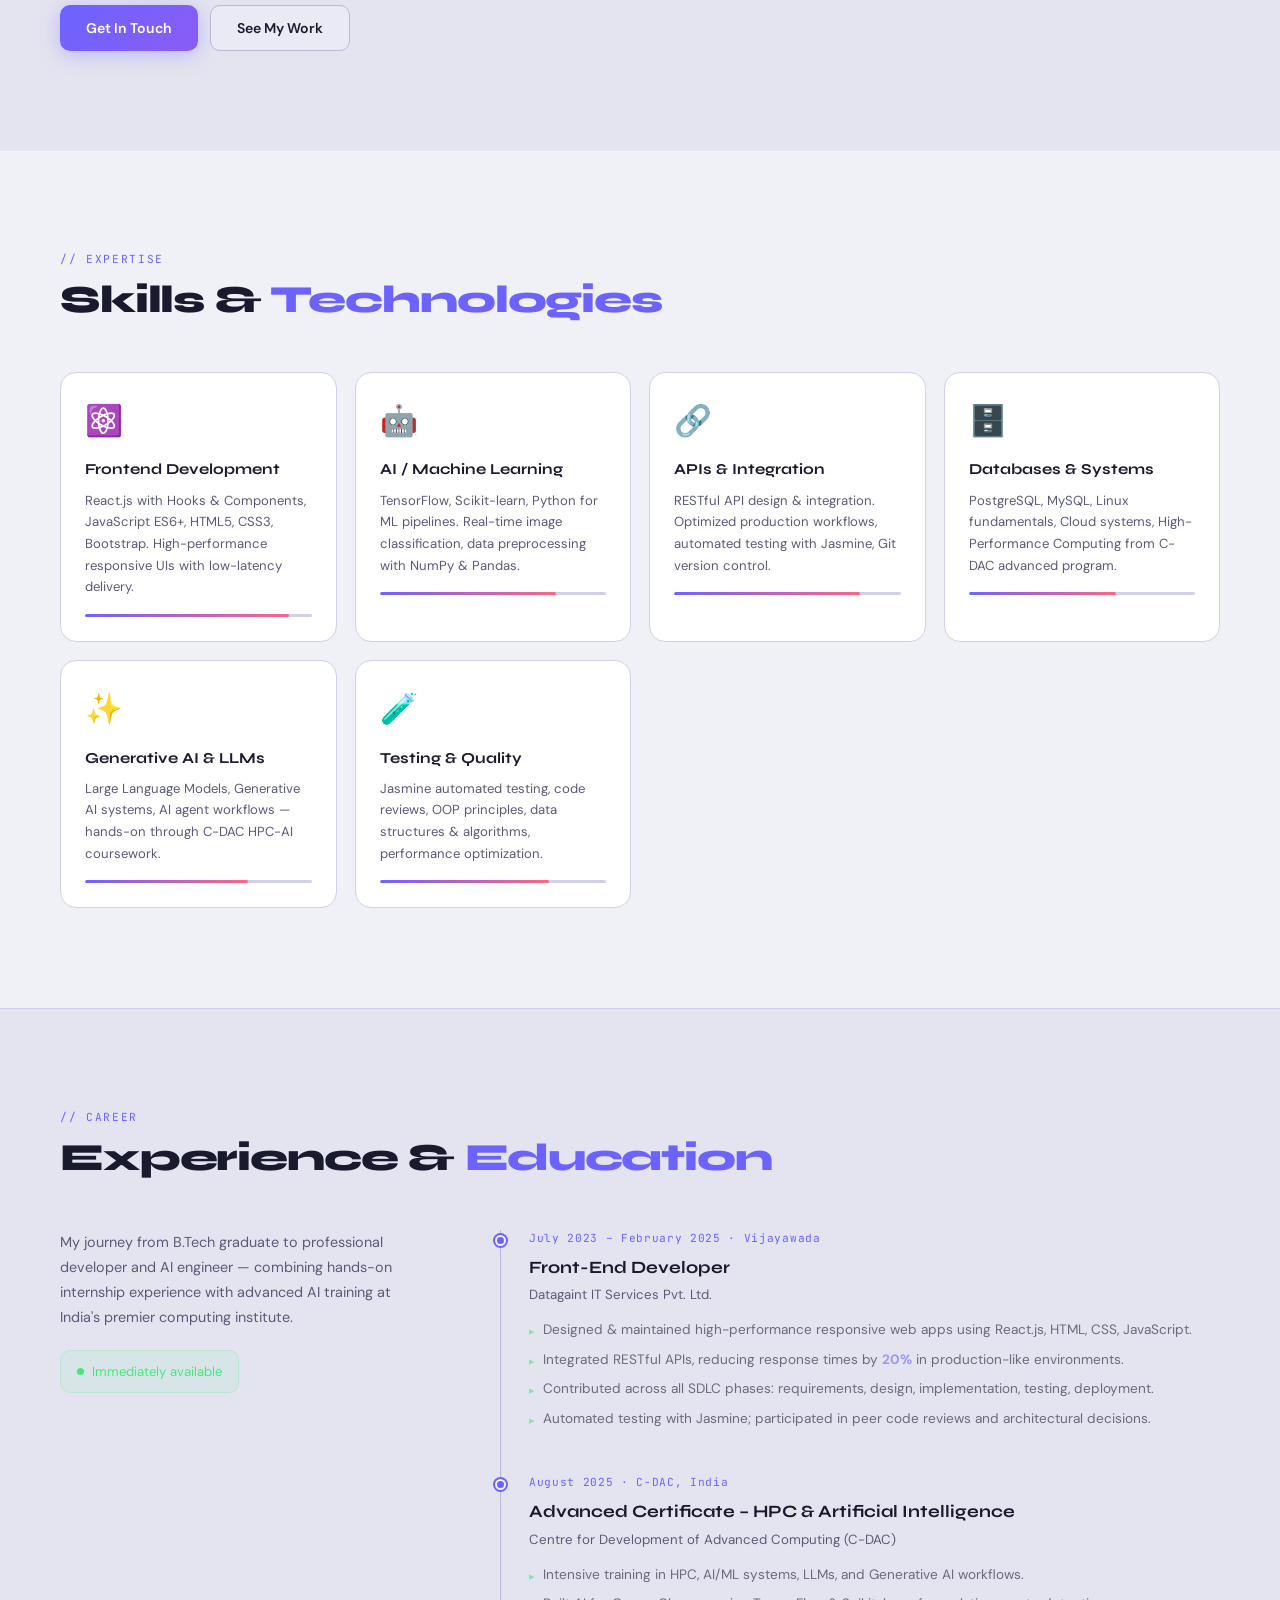
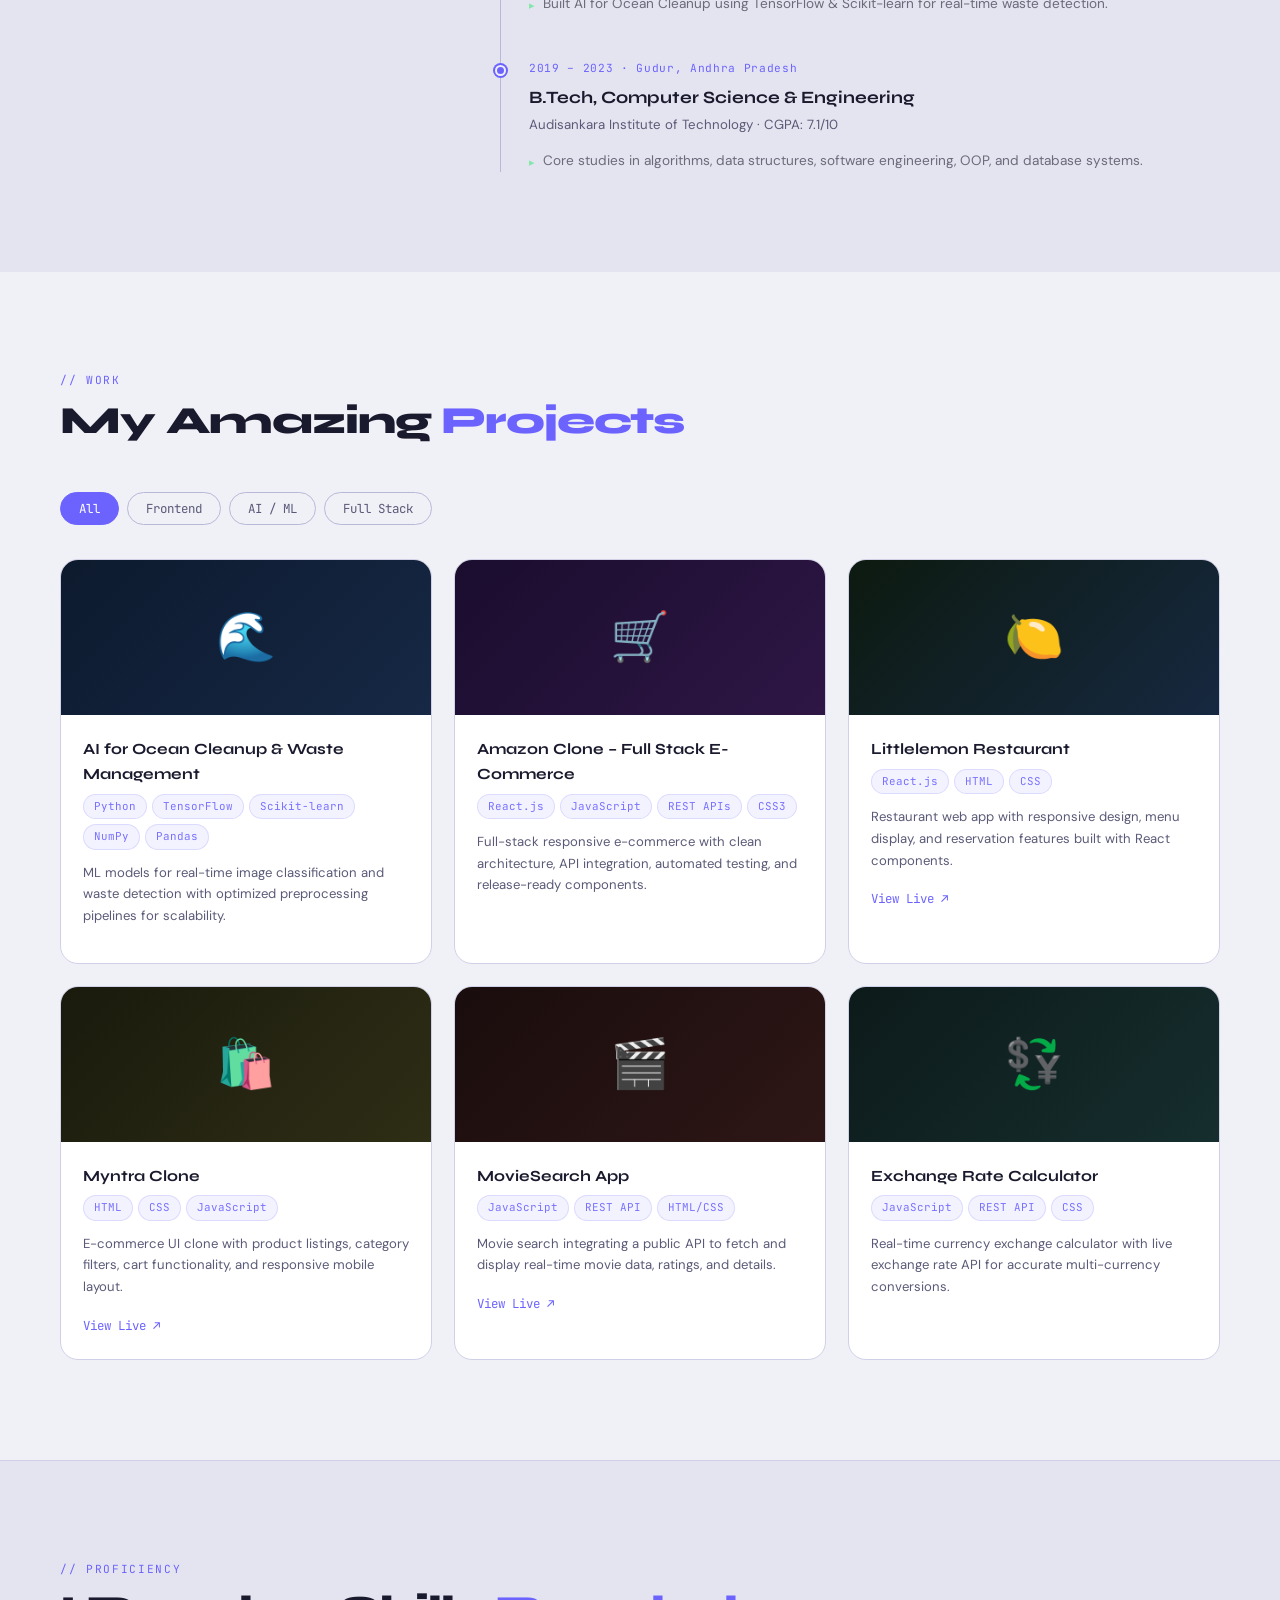
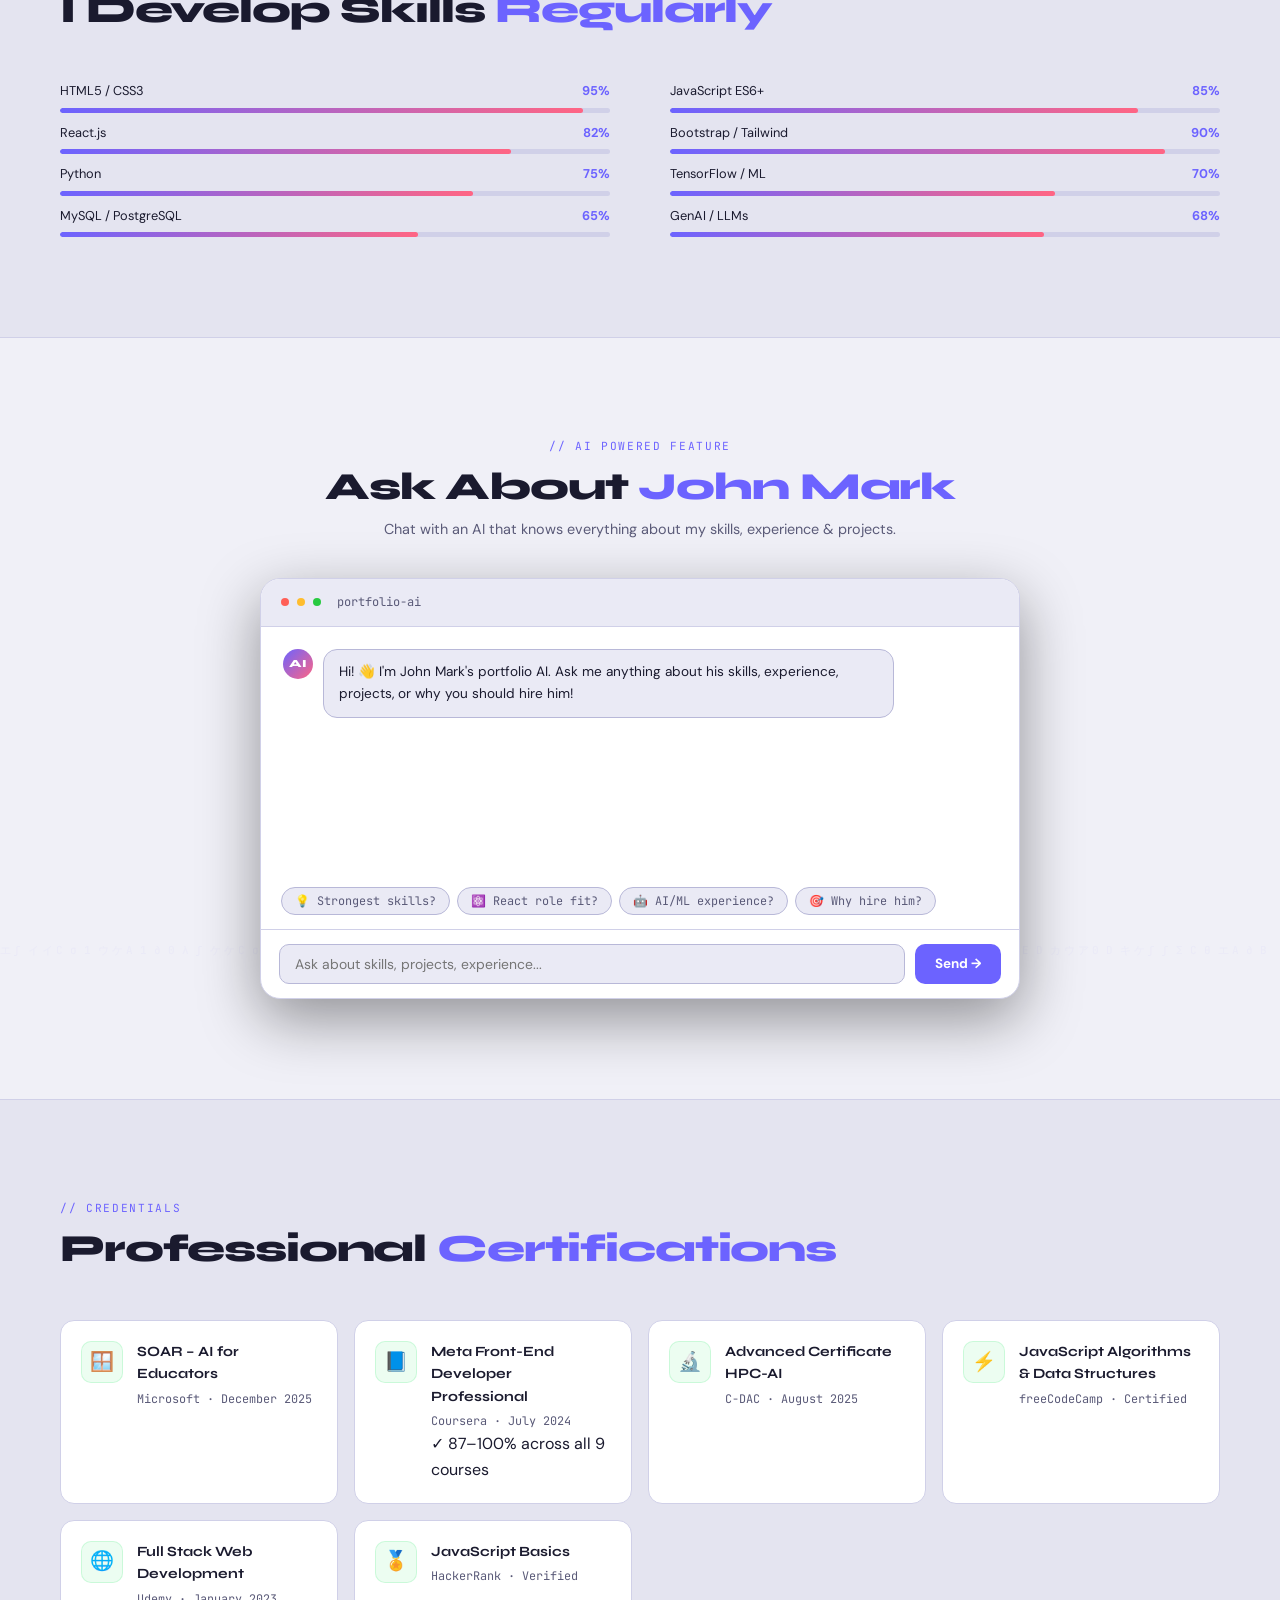
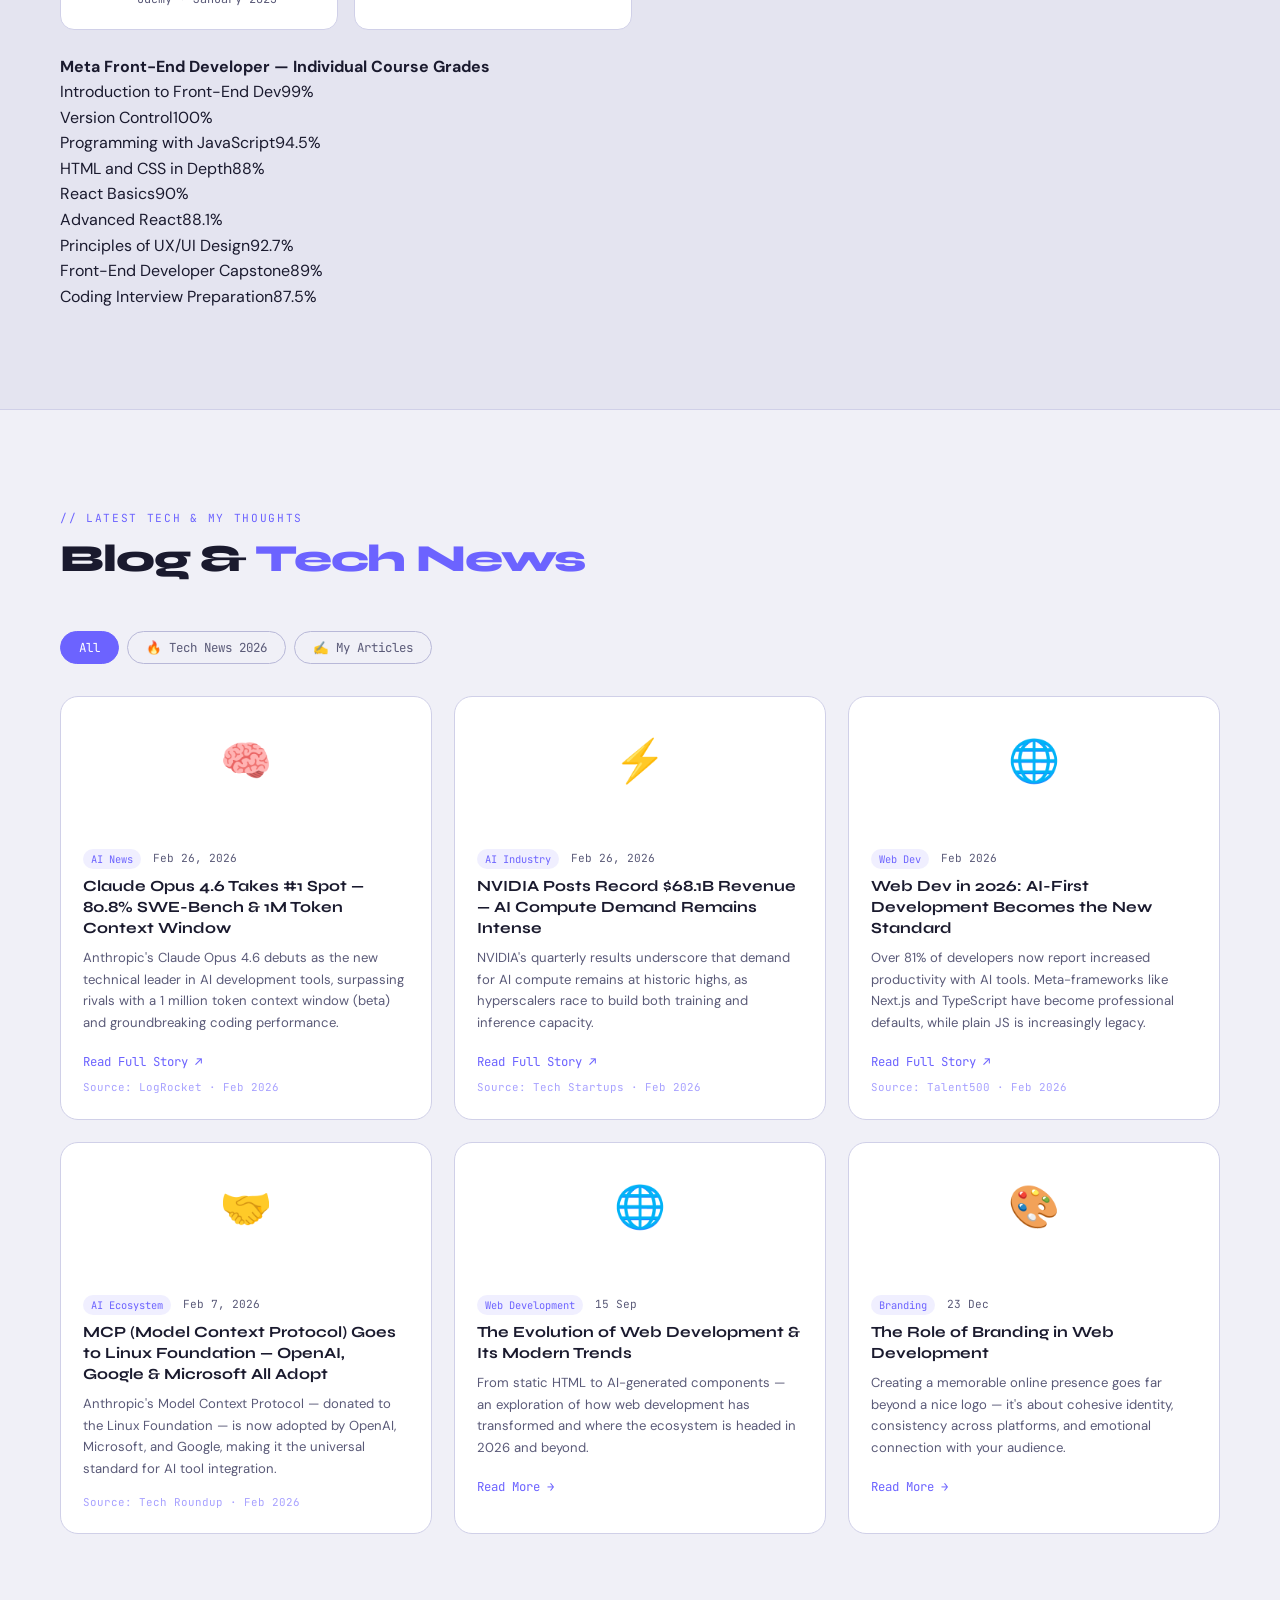
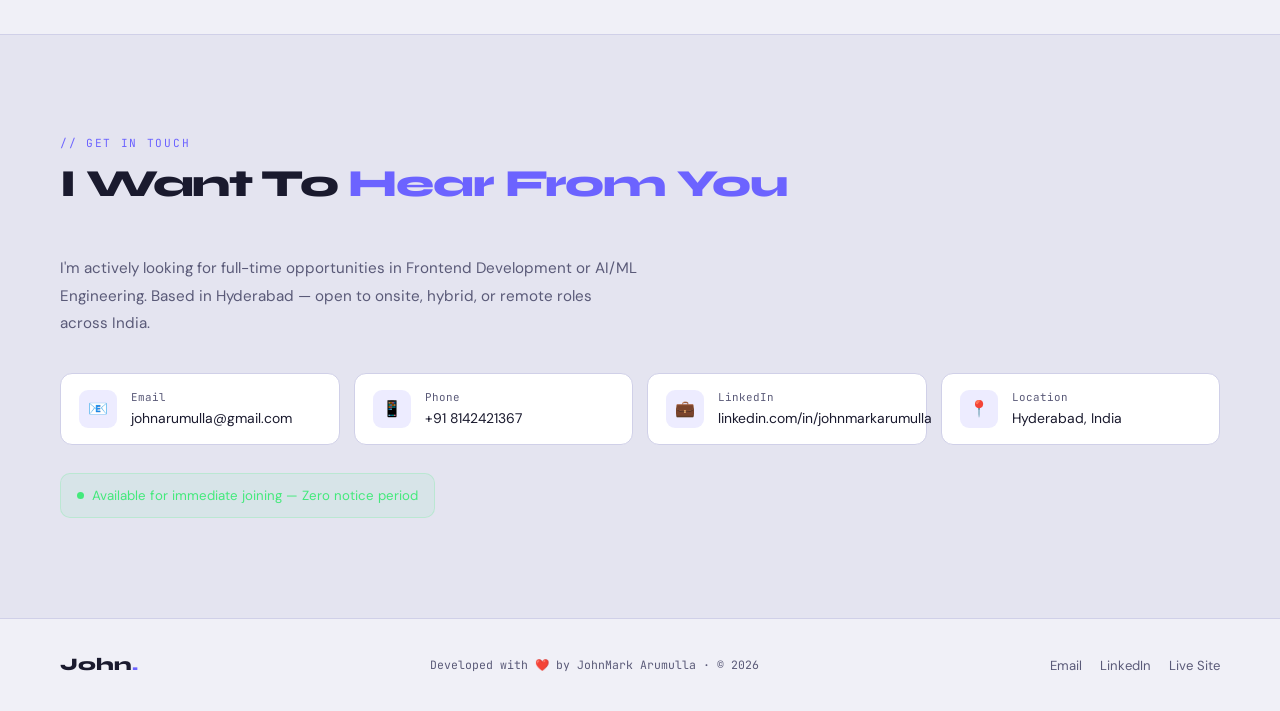
<file: portfolio_final.html>
<!DOCTYPE html>
<html lang="en">
<head>
<meta charset="UTF-8">
<meta name="viewport" content="width=device-width, initial-scale=1.0">
<meta name="description" content="JohnMark Arumulla - Software Engineer & AI Developer based in Hyderabad, India">
<title>John Mark Arumulla | Software Engineer & AI Developer</title>
<link rel="preconnect" href="https://fonts.googleapis.com">
<link href="https://fonts.googleapis.com/css2?family=Syne:wght@400;600;700;800&family=DM+Sans:ital,wght@0,300;0,400;0,500;0,700;1,400&family=JetBrains+Mono:wght@300;400;500&display=swap" rel="stylesheet">
<link rel="stylesheet" href="colors.css">
<title>John Mark Arumulla | Software Engineer & AI Developer</title>
<link rel="shortcut icon" href="./assests/letter-j.png" type="image/x-icon">
</head>
<body>

<div id="c-dot"></div>
<div id="c-ring"></div>
<canvas id="particles-canvas"></canvas>

<!-- ===== NAV ===== -->
<nav id="navbar">
  <!-- <a href="./assests/letter-j.png" class="nav-logo">John<span>.</span></a> -->
  <img src="./assests/letter-j.png" alt="logo" with="40" height="50" class="nav-logo">
  <ul class="nav-links">
    <li><a href="#home">Home</a></li>
    <li><a href="#about">About</a></li>
    <li><a href="#skills">Skills</a></li>
    <li><a href="#portfolio">Portfolio</a></li>
    <li><a href="#ai-section">AI Chat</a></li>
    <li><a href="#blog">Blog</a></li>
    <li><a href="#contact" class="nav-hire">Hire Me</a></li>
  </ul>
  <button class="hamburger" id="hamburger" aria-label="Menu">
    <span></span><span></span><span></span>
  </button>
</nav>
<div class="mobile-menu" id="mobileMenu">
  <a href="#home" onclick="closeMobile()">Home</a>
  <a href="#about" onclick="closeMobile()">About</a>
  <a href="#skills" onclick="closeMobile()">Skills</a>
  <a href="#portfolio" onclick="closeMobile()">Portfolio</a>
  <a href="#ai-section" onclick="closeMobile()">AI Chat</a>
  <a href="#blog" onclick="closeMobile()">Blog</a>
  <a href="#contact" onclick="closeMobile()">Hire Me</a>
</div>

<!-- ===== HERO ===== -->
<section id="home">
  <div class="hero-content reveal">
    <div class="hero-eyebrow"><span class="eyebrow-dot"></span>Available for Full-Time Roles</div>
    <h1 class="hero-h1"><br><span class="hl">John Mark.</span></h1>
    <div class="hero-role typing-cursor" id="heroRole">// Software Engineer · React & AI Developer</div>
    <p class="hero-desc">Versatile Software Engineer specializing in React.js, JavaScript, and AI/ML. Building high-performance web applications and intelligent systems from Hyderabad, India.</p>
    <div class="hero-btns">
      <a href="#contact" class="btn btn-primary">💬 Hire Me</a>
      <a href="#portfolio" class="btn btn-secondary">View Projects →</a>
      <a href="./assests/JohnMark Arumulla_resume.pdf" class="btn btn-secondary" style="font-size:.8rem;padding:9px 18px;" target="_blank" onclick="return true">⬇ Download CV</a>
    </div>
    <div class="hero-stats">
      <div class="stat-card"><div class="stat-n">1.5+</div><div class="stat-l">Years Exp</div></div>
      <div class="stat-card"><div class="stat-n">6+</div><div class="stat-l">Projects</div></div>
      <div class="stat-card"><div class="stat-n">20%</div><div class="stat-l">Perf. Gain</div></div>
    </div>
  </div>
  <div class="hero-visual reveal reveal-d2">
    <div class="photo-wrap" style="position:relative">
      <!-- AI Formula Floats -->
      <div class="ai-formula-float">∇L = ∂E/∂w</div>
      <div class="ai-formula-float">σ(x) = 1/(1+e⁻ˣ)</div>
      <div class="ai-formula-float">y = Wx + b</div>
      <div class="ai-formula-float">argmax P(y|x)</div>
      <!-- Orbit rings -->
      <div class="orbit-ring r1"><div class="orbit-dot"></div></div>
      <div class="orbit-ring r2"><div class="orbit-dot"></div></div>
      <div class="tech-float">
        <div class="tf-chip">⚛️ React.js</div>
        <div class="tf-chip">🤖 TensorFlow</div>
        <div class="tf-chip">🐍 Python</div>
      </div>
      <div class="photo-glow"></div>
      <div class="photo-inner">
        <img src="./assests/photo.jpg" alt="John Mark Arumulla" class="photo-img">
      </div>
      <div class="photo-badge">
        <div class="pb-avail"><div class="pb-dot"></div><span>Open to work</span></div>
      </div>
    </div>
  </div>
</section>

<!-- ===== ABOUT ===== -->
<section id="about" class="section">
  <div class="max-w">
    <div class="about-grid">
      <div class="reveal">
        <div class="sec-label">// About Me</div>
        <div class="sec-title">Turning Ideas Into <span>Digital Reality</span></div>
        <p class="about-desc">Creative and dedicated Software Engineer from Andhra Pradesh with expertise in frontend development, backend integration, and AI/ML systems. I build polished, scalable digital products that deliver measurable results.</p>
        <p class="about-desc">After 1.5 years of building production-ready React apps at Datagaint IT Services, I deepened my AI expertise through intensive training at C-DAC — India's premier advanced computing institute — earning a certificate in HPC & Artificial Intelligence.</p>
        <ul class="about-list">
          <li>Reduced API response times by 20% through optimization in real production environments</li>
          <li>Advanced AI training covering LLMs, GenAI, TensorFlow & HPC at C-DAC</li>
          <li>Full SDLC experience: requirements → design → testing → deployment</li>
          <li>Strong communicator with analytical thinking and team collaboration skills</li>
        </ul>
        <div style="display:flex;gap:12px;flex-wrap:wrap">
          <a href="#contact" class="btn btn-primary">Get In Touch</a>
          <a href="#portfolio" class="btn btn-secondary">See My Work</a>
        </div>
      </div>
      <div class="reveal reveal-d2">
        <div class="about-nums">
          <div class="an-card"><div class="an-n">1.5+</div><div class="an-l">Years professional experience</div></div>
          <div class="an-card"><div class="an-n">20%</div><div class="an-l">Response time improvement</div></div>
          <div class="an-card"><div class="an-n">6+</div><div class="an-l">Projects delivered</div></div>
          <div class="an-card"><div class="an-n">4</div><div class="an-l">Certifications earned</div></div>
        </div>
      </div>
    </div>
  </div>
</section>

<!-- ===== SKILLS GRID ===== -->
<section id="skills" class="section">
  <div class="max-w">
    <div class="sec-label">// Expertise</div>
    <div class="sec-title">Skills & <span>Technologies</span></div>
    <div class="skills-grid">
      <div class="sk-card reveal"><div class="sk-icon">⚛️</div><h3>Frontend Development</h3><p>React.js with Hooks & Components, JavaScript ES6+, HTML5, CSS3, Bootstrap. High-performance responsive UIs with low-latency delivery.</p><div class="sk-bar-bg"><div class="sk-bar" style="width:90%"></div></div></div>
      <div class="sk-card reveal reveal-d1"><div class="sk-icon">🤖</div><h3>AI / Machine Learning</h3><p>TensorFlow, Scikit-learn, Python for ML pipelines. Real-time image classification, data preprocessing with NumPy & Pandas.</p><div class="sk-bar-bg"><div class="sk-bar" style="width:78%"></div></div></div>
      <div class="sk-card reveal reveal-d2"><div class="sk-icon">🔗</div><h3>APIs & Integration</h3><p>RESTful API design & integration. Optimized production workflows, automated testing with Jasmine, Git version control.</p><div class="sk-bar-bg"><div class="sk-bar" style="width:82%"></div></div></div>
      <div class="sk-card reveal"><div class="sk-icon">🗄️</div><h3>Databases & Systems</h3><p>PostgreSQL, MySQL, Linux fundamentals, Cloud systems, High-Performance Computing from C-DAC advanced program.</p><div class="sk-bar-bg"><div class="sk-bar" style="width:65%"></div></div></div>
      <div class="sk-card reveal reveal-d1"><div class="sk-icon">✨</div><h3>Generative AI & LLMs</h3><p>Large Language Models, Generative AI systems, AI agent workflows — hands-on through C-DAC HPC-AI coursework.</p><div class="sk-bar-bg"><div class="sk-bar" style="width:72%"></div></div></div>
      <div class="sk-card reveal reveal-d2"><div class="sk-icon">🧪</div><h3>Testing & Quality</h3><p>Jasmine automated testing, code reviews, OOP principles, data structures & algorithms, performance optimization.</p><div class="sk-bar-bg"><div class="sk-bar" style="width:75%"></div></div></div>
    </div>
  </div>
</section>

<!-- ===== EXPERIENCE ===== -->
<section id="experience" class="section">
  <div class="max-w">
    <div class="sec-label">// Career</div>
    <div class="sec-title">Experience & <span>Education</span></div>
    <div class="exp-layout">
      <div class="exp-side reveal">
        <p>My journey from B.Tech graduate to professional developer and AI engineer — combining hands-on internship experience with advanced AI training at India's premier computing institute.</p>
        <div class="open-badge"><div class="avail-dot" style="background:var(--accent3)"></div>Immediately available</div>
      </div>
      <div class="timeline reveal reveal-d1">
        <div class="tl-item">
          <div class="tl-dot"></div>
          <div class="tl-date">July 2023 – February 2025 · Vijayawada</div>
          <div class="tl-role">Front-End Developer</div>
          <div class="tl-company">Datagaint IT Services Pvt. Ltd.</div>
          <ul class="tl-pts">
            <li>Designed & maintained high-performance responsive web apps using React.js, HTML, CSS, JavaScript.</li>
            <li>Integrated RESTful APIs, reducing response times by <strong>20%</strong> in production-like environments.</li>
            <li>Contributed across all SDLC phases: requirements, design, implementation, testing, deployment.</li>
            <li>Automated testing with Jasmine; participated in peer code reviews and architectural decisions.</li>
          </ul>
        </div>
        <div class="tl-item">
          <div class="tl-dot"></div>
          <div class="tl-date">August 2025 · C-DAC, India</div>
          <div class="tl-role">Advanced Certificate – HPC & Artificial Intelligence</div>
          <div class="tl-company">Centre for Development of Advanced Computing (C-DAC)</div>
          <ul class="tl-pts">
            <li>Intensive training in HPC, AI/ML systems, LLMs, and Generative AI workflows.</li>
            <li>Built AI for Ocean Cleanup using TensorFlow & Scikit-learn for real-time waste detection.</li>
          </ul>
        </div>
        <div class="tl-item">
          <div class="tl-dot"></div>
          <div class="tl-date">2019 – 2023 · Gudur, Andhra Pradesh</div>
          <div class="tl-role">B.Tech, Computer Science & Engineering</div>
          <div class="tl-company">Audisankara Institute of Technology · CGPA: 7.1/10</div>
          <ul class="tl-pts"><li>Core studies in algorithms, data structures, software engineering, OOP, and database systems.</li></ul>
        </div>
      </div>
    </div>
  </div>
</section>

<!-- ===== PORTFOLIO ===== -->
<section id="portfolio" class="section">
  <div class="max-w">
    <div class="sec-label">// Work</div>
    <div class="sec-title">My Amazing <span>Projects</span></div>
    <div class="pf-filters">
      <button class="pf-btn active" onclick="filterP('all',this)">All</button>
      <button class="pf-btn" onclick="filterP('frontend',this)">Frontend</button>
      <button class="pf-btn" onclick="filterP('ai',this)">AI / ML</button>
      <button class="pf-btn" onclick="filterP('fullstack',this)">Full Stack</button>
    </div>
    <div class="proj-grid" id="projGrid">
      <div class="proj-card reveal" data-cat="ai">
        <div class="proj-thumb pt1">🌊</div>
        <div class="proj-body">
          <h3>AI for Ocean Cleanup & Waste Management</h3>
          <div class="proj-tags"><span class="p-tag">Python</span><span class="p-tag">TensorFlow</span><span class="p-tag">Scikit-learn</span><span class="p-tag">NumPy</span><span class="p-tag">Pandas</span></div>
          <p>ML models for real-time image classification and waste detection with optimized preprocessing pipelines for scalability.</p>
        </div>
      </div>
      <div class="proj-card reveal reveal-d1" data-cat="fullstack">
        <div class="proj-thumb pt2">🛒</div>
        <div class="proj-body">
          <h3>Amazon Clone – Full Stack E-Commerce</h3>
          <div class="proj-tags"><span class="p-tag">React.js</span><span class="p-tag">JavaScript</span><span class="p-tag">REST APIs</span><span class="p-tag">CSS3</span></div>
          <p>Full-stack responsive e-commerce with clean architecture, API integration, automated testing, and release-ready components.</p>
        </div>
      </div>
      <div class="proj-card reveal reveal-d2" data-cat="frontend">
        <div class="proj-thumb pt3">🍋</div>
        <div class="proj-body">
          <h3>Littlelemon Restaurant</h3>
          <div class="proj-tags"><span class="p-tag">React.js</span><span class="p-tag">HTML</span><span class="p-tag">CSS</span></div>
          <p>Restaurant web app with responsive design, menu display, and reservation features built with React components.</p>
          <a href="https://littlelemo.netlify.app/" target="_blank" rel="noopener" class="proj-link">View Live ↗</a>
        </div>
      </div>
      <div class="proj-card reveal" data-cat="frontend">
        <div class="proj-thumb pt4">🛍️</div>
        <div class="proj-body">
          <h3>Myntra Clone</h3>
          <div class="proj-tags"><span class="p-tag">HTML</span><span class="p-tag">CSS</span><span class="p-tag">JavaScript</span></div>
          <p>E-commerce UI clone with product listings, category filters, cart functionality, and responsive mobile layout.</p>
          <a href="https://myntraclone2024.netlify.app/" target="_blank" rel="noopener" class="proj-link">View Live ↗</a>
        </div>
      </div>
      <div class="proj-card reveal reveal-d1" data-cat="frontend">
        <div class="proj-thumb pt5">🎬</div>
        <div class="proj-body">
          <h3>MovieSearch App</h3>
          <div class="proj-tags"><span class="p-tag">JavaScript</span><span class="p-tag">REST API</span><span class="p-tag">HTML/CSS</span></div>
          <p>Movie search integrating a public API to fetch and display real-time movie data, ratings, and details.</p>
          <a href="https://cute-kataifi-ce8642.netlify.app/" target="_blank" rel="noopener" class="proj-link">View Live ↗</a>
        </div>
      </div>
      <div class="proj-card reveal reveal-d2" data-cat="frontend">
        <div class="proj-thumb pt6">💱</div>
        <div class="proj-body">
          <h3>Exchange Rate Calculator</h3>
          <div class="proj-tags"><span class="p-tag">JavaScript</span><span class="p-tag">REST API</span><span class="p-tag">CSS</span></div>
          <p>Real-time currency exchange calculator with live exchange rate API for accurate multi-currency conversions.</p>
        </div>
      </div>
    </div>
  </div>
</section>

<!-- ===== SKILL BARS ===== -->
<section id="skill-bars" class="section">
  <div class="max-w">
    <div class="sec-label">// Proficiency</div>
    <div class="sec-title">I Develop Skills <span>Regularly</span></div>
    <div class="bars-grid">
      <div class="bar-row reveal"><div class="bar-lbl"><span>HTML5 / CSS3</span><span>95%</span></div><div class="bar-bg"><div class="bar-fill" style="width:95%"></div></div></div>
      <div class="bar-row reveal reveal-d1"><div class="bar-lbl"><span>JavaScript ES6+</span><span>85%</span></div><div class="bar-bg"><div class="bar-fill" style="width:85%"></div></div></div>
      <div class="bar-row reveal"><div class="bar-lbl"><span>React.js</span><span>82%</span></div><div class="bar-bg"><div class="bar-fill" style="width:82%"></div></div></div>
      <div class="bar-row reveal reveal-d1"><div class="bar-lbl"><span>Bootstrap / Tailwind</span><span>90%</span></div><div class="bar-bg"><div class="bar-fill" style="width:90%"></div></div></div>
      <div class="bar-row reveal"><div class="bar-lbl"><span>Python</span><span>75%</span></div><div class="bar-bg"><div class="bar-fill" style="width:75%"></div></div></div>
      <div class="bar-row reveal reveal-d1"><div class="bar-lbl"><span>TensorFlow / ML</span><span>70%</span></div><div class="bar-bg"><div class="bar-fill" style="width:70%"></div></div></div>
      <div class="bar-row reveal"><div class="bar-lbl"><span>MySQL / PostgreSQL</span><span>65%</span></div><div class="bar-bg"><div class="bar-fill" style="width:65%"></div></div></div>
      <div class="bar-row reveal reveal-d1"><div class="bar-lbl"><span>GenAI / LLMs</span><span>68%</span></div><div class="bar-bg"><div class="bar-fill" style="width:68%"></div></div></div>
    </div>
  </div>
</section>

<!-- ===== AI CHAT ===== -->
<section id="ai-section" class="section">
  <canvas id="matrix-canvas"></canvas>
  <div class="ai-section-content">
  <div class="max-w">
    <div style="text-align:center;margin-bottom:36px">
      <div class="sec-label">// AI Powered Feature</div>
      <div class="sec-title" style="margin-bottom:10px">Ask About <span>John Mark</span></div>
      <p style="color:var(--muted);font-size:.9rem">Chat with an AI that knows everything about my skills, experience & projects.</p>
    </div>
    <div class="ai-wrap">
      <div class="ai-head">
        <div class="ai-dot r"></div><div class="ai-dot y"></div><div class="ai-dot g"></div>
        <span class="ai-title">portfolio-ai</span>
      </div>
      <div class="ai-msgs" id="aiMsgs">
        <div class="cmsg ai">
          <div class="cav ai">AI</div>
          <div class="cbub">Hi! 👋 I'm John Mark's portfolio AI. Ask me anything about his skills, experience, projects, or why you should hire him!</div>
        </div>
      </div>
      <div class="ai-quick" id="aiQuick">
        <button class="aq" onclick="sendAQ('What are John Mark\'s strongest skills?')">💡 Strongest skills?</button>
        <button class="aq" onclick="sendAQ('Is he good for a React Developer role?')">⚛️ React role fit?</button>
        <button class="aq" onclick="sendAQ('Tell me about his AI/ML experience')">🤖 AI/ML experience?</button>
        <button class="aq" onclick="sendAQ('Why should I hire John Mark?')">🎯 Why hire him?</button>
      </div>
      <div class="ai-input-row">
        <input class="ai-in" id="aiIn" placeholder="Ask about skills, projects, experience..." />
        <button class="ai-send" onclick="sendAI()">Send →</button>
      </div>
    </div>
  </div>
  </div>
</section>

<!-- ===== CERTIFICATIONS ===== -->
<section id="certifications" class="section">
  <div class="max-w">
    <div class="sec-label">// Credentials</div>
    <div class="sec-title">Professional <span>Certifications</span></div>
    <div class="certs-grid">
      <div class="cert-card reveal"><div class="cert-ico">🪟</div><div><h4>SOAR – AI for Educators</h4><p>Microsoft · December 2025</p></div></div>
      <div class="cert-card reveal reveal-d1"><div class="cert-ico">📘</div><div><h4>Meta Front-End Developer Professional</h4><p>Coursera · July 2024</p><div class="cert-grade">✓ 87–100% across all 9 courses</div></div></div>
      <div class="cert-card reveal reveal-d2"><div class="cert-ico">🔬</div><div><h4>Advanced Certificate HPC-AI</h4><p>C-DAC · August 2025</p></div></div>
      <div class="cert-card reveal"><div class="cert-ico">⚡</div><div><h4>JavaScript Algorithms & Data Structures</h4><p>freeCodeCamp · Certified</p></div></div>
      <div class="cert-card reveal reveal-d1"><div class="cert-ico">🌐</div><div><h4>Full Stack Web Development</h4><p>Udemy · January 2023</p></div></div>
      <div class="cert-card reveal reveal-d2"><div class="cert-ico">🏅</div><div><h4>JavaScript Basics</h4><p>HackerRank · Verified</p></div></div>
    </div>
    <div class="meta-courses reveal" style="margin-top:24px">
      <h4>Meta Front-End Developer — Individual Course Grades</h4>
      <div class="mc-grid">
        <div class="mc-item"><span>Introduction to Front-End Dev</span><span class="mc-grade">99%</span></div>
        <div class="mc-item"><span>Version Control</span><span class="mc-grade">100%</span></div>
        <div class="mc-item"><span>Programming with JavaScript</span><span class="mc-grade">94.5%</span></div>
        <div class="mc-item"><span>HTML and CSS in Depth</span><span class="mc-grade">88%</span></div>
        <div class="mc-item"><span>React Basics</span><span class="mc-grade">90%</span></div>
        <div class="mc-item"><span>Advanced React</span><span class="mc-grade">88.1%</span></div>
        <div class="mc-item"><span>Principles of UX/UI Design</span><span class="mc-grade">92.7%</span></div>
        <div class="mc-item"><span>Front-End Developer Capstone</span><span class="mc-grade">89%</span></div>
        <div class="mc-item"><span>Coding Interview Preparation</span><span class="mc-grade">87.5%</span></div>
      </div>
    </div>
  </div>
</section>

<!-- ===== BLOG (Current Tech News) ===== -->
<section id="blog" class="section">
  <div class="max-w">
    <div class="sec-label">// Latest Tech & My Thoughts</div>
    <div class="sec-title">Blog & <span>Tech News</span></div>
    <div class="blog-tabs">
      <button class="blog-tab active" onclick="filterBlog('all',this)">All</button>
      <button class="blog-tab" onclick="filterBlog('news',this)">🔥 Tech News 2026</button>
      <button class="blog-tab" onclick="filterBlog('thoughts',this)">✍️ My Articles</button>
    </div>
    <div class="blog-grid" id="blogGrid">

      <!-- TECH NEWS CARDS (current Feb 2026 news) -->
      <div class="blog-card featured reveal" data-bcat="news">
        <div class="blog-thumb bt1">🧠</div>
        <div class="blog-body">
          <div class="blog-meta"><span class="blog-tag">AI News</span><span>Feb 26, 2026</span></div>
          <h3>Claude Opus 4.6 Takes #1 Spot — 80.8% SWE-Bench & 1M Token Context Window</h3>
          <p>Anthropic's Claude Opus 4.6 debuts as the new technical leader in AI development tools, surpassing rivals with a 1 million token context window (beta) and groundbreaking coding performance.</p>
          <a href="https://blog.logrocket.com/ai-dev-tool-power-rankings/" target="_blank" rel="noopener" class="blog-read">Read Full Story ↗</a>
          <div class="news-source">Source: LogRocket · Feb 2026</div>
        </div>
      </div>

      <div class="blog-card reveal reveal-d1" data-bcat="news">
        <div class="blog-thumb bt2">⚡</div>
        <div class="blog-body">
          <div class="blog-meta"><span class="blog-tag">AI Industry</span><span>Feb 26, 2026</span></div>
          <h3>NVIDIA Posts Record $68.1B Revenue — AI Compute Demand Remains Intense</h3>
          <p>NVIDIA's quarterly results underscore that demand for AI compute remains at historic highs, as hyperscalers race to build both training and inference capacity.</p>
          <a href="https://techstartups.com/2026/02/26/top-tech-news-today-february-26-2026/" target="_blank" rel="noopener" class="blog-read">Read Full Story ↗</a>
          <div class="news-source">Source: Tech Startups · Feb 2026</div>
        </div>
      </div>

      <div class="blog-card reveal reveal-d2" data-bcat="news">
        <div class="blog-thumb bt3">🌐</div>
        <div class="blog-body">
          <div class="blog-meta"><span class="blog-tag">Web Dev</span><span>Feb 2026</span></div>
          <h3>Web Dev in 2026: AI-First Development Becomes the New Standard</h3>
          <p>Over 81% of developers now report increased productivity with AI tools. Meta-frameworks like Next.js and TypeScript have become professional defaults, while plain JS is increasingly legacy.</p>
          <a href="https://talent500.com/blog/web-development-trends-2026/" target="_blank" rel="noopener" class="blog-read">Read Full Story ↗</a>
          <div class="news-source">Source: Talent500 · Feb 2026</div>
        </div>
      </div>

      <div class="blog-card reveal" data-bcat="news">
        <div class="blog-thumb bt4">🤝</div>
        <div class="blog-body">
          <div class="blog-meta"><span class="blog-tag">AI Ecosystem</span><span>Feb 7, 2026</span></div>
          <h3>MCP (Model Context Protocol) Goes to Linux Foundation — OpenAI, Google & Microsoft All Adopt</h3>
          <p>Anthropic's Model Context Protocol — donated to the Linux Foundation — is now adopted by OpenAI, Microsoft, and Google, making it the universal standard for AI tool integration.</p>
          <div class="news-source">Source: Tech Roundup · Feb 2026</div>
        </div>
      </div>

      <!-- ORIGINAL BLOG ARTICLES -->
      <div class="blog-card reveal reveal-d1" data-bcat="thoughts">
        <div class="blog-thumb bt5">🌐</div>
        <div class="blog-body">
          <div class="blog-meta"><span class="blog-tag">Web Development</span><span>15 Sep</span></div>
          <h3>The Evolution of Web Development & Its Modern Trends</h3>
          <p>From static HTML to AI-generated components — an exploration of how web development has transformed and where the ecosystem is headed in 2026 and beyond.</p>
          <a href="#" class="blog-read">Read More →</a>
        </div>
      </div>

      <div class="blog-card reveal reveal-d2" data-bcat="thoughts">
        <div class="blog-thumb bt6">🎨</div>
        <div class="blog-body">
          <div class="blog-meta"><span class="blog-tag">Branding</span><span>23 Dec</span></div>
          <h3>The Role of Branding in Web Development</h3>
          <p>Creating a memorable online presence goes far beyond a nice logo — it's about cohesive identity, consistency across platforms, and emotional connection with your audience.</p>
          <a href="#" class="blog-read">Read More →</a>
        </div>
      </div>

    </div>
  </div>
</section>

<!-- ===== CONTACT ===== -->
<section id="contact" class="section">
  <div class="max-w">
    <div class="sec-label">// Get In Touch</div>
    <div class="sec-title">I Want To <span>Hear From You</span></div>
    <p style="color:var(--muted);font-size:.95rem;line-height:1.8;max-width:580px;margin-bottom:36px;">I'm actively looking for full-time opportunities in Frontend Development or AI/ML Engineering. Based in Hyderabad — open to onsite, hybrid, or remote roles across India.</p>
    <div class="contact-cards-grid">
      <a href="mailto:johnarumulla@gmail.com" class="ci contact-card-anim">
        <div class="ci-ico">📧</div>
        <div><div class="ci-sub">Email</div><div class="ci-val">johnarumulla@gmail.com</div></div>
      </a>
      <a href="tel:+918142421367" class="ci contact-card-anim">
        <div class="ci-ico">📱</div>
        <div><div class="ci-sub">Phone</div><div class="ci-val">+91 8142421367</div></div>
      </a>
      <a href="https://www.linkedin.com/in/johnmarkarumulla/" target="_blank" rel="noopener" class="ci contact-card-anim">
        <div class="ci-ico">💼</div>
        <div><div class="ci-sub">LinkedIn</div><div class="ci-val">linkedin.com/in/johnmarkarumulla</div></div>
      </a>
      <div class="ci contact-card-anim" style="cursor:default">
        <div class="ci-ico">📍</div>
        <div><div class="ci-sub">Location</div><div class="ci-val">Hyderabad, India</div></div>
      </div>
    </div>
    <div style="margin-top:28px"><div class="avail-pill"><div class="avail-dot"></div>Available for immediate joining — Zero notice period</div></div>
  </div>
</section>

<!-- ===== FOOTER ===== -->
<footer>
  <div class="footer-logo">John<span>.</span></div>
  <p>Developed with ❤️ by JohnMark Arumulla · © 2026</p>
  <div class="footer-links">
    <a href="/cdn-cgi/l/email-protection#402a2f282e2132352d352c2c2100272d21292c6e232f2d">Email</a>
    <a href="https://www.linkedin.com/in/johnmarkarumulla/" target="_blank" rel="noopener">LinkedIn</a>
    <a href="https://john-2026.netlify.app/" target="_blank" rel="noopener">Live Site</a>
  </div>
</footer>

<button id="theme-toggle" onclick="toggleTheme()" aria-label="Toggle day/night mode" title="Toggle Day/Night Mode">
  <span class="theme-icon" id="theme-icon">🌙</span>
</button>

<script src="script.js"></script>
</body>
</html>
</file>
<file: colors.css>
/* ===== RESET & VARIABLES ===== */
*,*::before,*::after{box-sizing:border-box;margin:0;padding:0}
:root{
  --bg:#09090f;
  --bg2:#0f0f18;
  --surface:#12121e;
  --surface2:#1a1a2e;
  --accent:#6c63ff;
  --accent2:#ff6584;
  --accent3:#43e97b;
  --accent4:#f7971e;
  --text:#e8e8f0;
  --muted:#9494b8;
  --border:#1e1e32;
  --border2:#2a2a45;
  --glow:rgba(108,99,255,0.18);
}
html{scroll-behavior:smooth;font-size:16px}
body{background:var(--bg);color:var(--text);font-family:"DM Sans",sans-serif;overflow-x:hidden;cursor:none;line-height:1.6}
img{max-width:100%;display:block}
a{text-decoration:none;color:inherit}
button{font-family:inherit;cursor:none}
input,textarea{font-family:inherit}
::-webkit-scrollbar{width:4px}
::-webkit-scrollbar-track{background:var(--bg)}
::-webkit-scrollbar-thumb{background:var(--accent);border-radius:4px}

/* ===== CURSOR ===== */
#c-dot{position:fixed;width:8px;height:8px;background:var(--accent);border-radius:50%;pointer-events:none;z-index:9999;transform:translate(-50%,-50%);transition:width .15s,height .15s,background .2s}
#c-ring{position:fixed;width:30px;height:30px;border:1.5px solid var(--accent);border-radius:50%;pointer-events:none;z-index:9998;transform:translate(-50%,-50%);opacity:.5;transition:width .2s,height .2s}
body.hovering #c-dot{width:14px;height:14px;background:var(--accent2)}
body.hovering #c-ring{width:44px;height:44px;opacity:.3}

/* ===== PARTICLES CANVAS ===== */
#particles-canvas{position:fixed;inset:0;z-index:0;pointer-events:none;opacity:.35}

/* ===== NAVBAR ===== */
nav{
  position:fixed;top:0;left:0;right:0;z-index:500;
  display:flex;justify-content:space-between;align-items:center;
  padding:0 60px;height:70px;
  background:rgba(9,9,15,.85);
  backdrop-filter:blur(20px);-webkit-backdrop-filter:blur(20px);
  border-bottom:1px solid var(--border);
  transition:background .3s;
}
nav.scrolled{background:rgba(9,9,15,.97)}
.nav-logo{font-family:"Syne",sans-serif;font-weight:800;font-size:1.35rem;letter-spacing:-.03em;color:var(--text)}
.nav-logo span{color:var(--accent)}
.nav-links{display:flex;gap:6px;list-style:none;align-items:center}
.nav-links a{
  color:var(--muted);font-size:.82rem;
  font-family:"JetBrains Mono",monospace;
  letter-spacing:.04em;padding:7px 14px;border-radius:8px;
  transition:color .2s,background .2s;
}
.nav-links a:hover,.nav-links a.active{color:var(--accent);background:rgba(108,99,255,.08)}
.nav-hire{background:var(--accent) !important;color:#fff !important;font-weight:600 !important}
.nav-hire:hover{background:#5a52e0 !important;transform:translateY(-1px)}
.hamburger{display:none;flex-direction:column;gap:5px;padding:8px;background:none;border:none}
.hamburger span{width:22px;height:2px;background:var(--text);border-radius:2px;transition:.3s}
.mobile-menu{display:none;position:fixed;inset:0;top:70px;background:rgba(9,9,15,.97);z-index:490;padding:30px;flex-direction:column;gap:4px}
.mobile-menu.open{display:flex}
.mobile-menu a{color:var(--muted);padding:14px 18px;border-radius:10px;font-size:1rem;transition:.2s}
.mobile-menu a:hover{color:var(--accent);background:rgba(108,99,255,.08)}

/* ===== HERO ===== */
#home{
  min-height:100vh;padding:90px 60px 60px;
  display:grid;grid-template-columns:1fr 1fr;gap:60px;
  align-items:center;position:relative;z-index:1;
}
.hero-eyebrow{
  display:inline-flex;align-items:center;gap:8px;
  font-family:"JetBrains Mono",monospace;font-size:.72rem;
  color:var(--accent);letter-spacing:.14em;text-transform:uppercase;
  margin-bottom:22px;
}
.hero-eyebrow::before{content:"";width:24px;height:1px;background:var(--accent)}
.eyebrow-dot{width:6px;height:6px;border-radius:50%;background:var(--accent3);animation:blink 2s infinite}
@keyframes blink{0%,100%{opacity:1}50%{opacity:.2}}
h1.hero-h1{
  font-family:"Syne",sans-serif;
  font-size:clamp(2.8rem,4.4vw,5rem);
  font-weight:800;line-height:.97;letter-spacing:-.04em;
  margin-bottom:14px;
}
h1.hero-h1 .hl{
  background:linear-gradient(135deg,var(--accent),var(--accent2));
  -webkit-background-clip:text;-webkit-text-fill-color:transparent;background-clip:text;
  display:block;
}
.hero-role{font-family:"JetBrains Mono",monospace;font-size:.88rem;color:var(--muted);margin-bottom:22px;letter-spacing:.04em}
.hero-desc{font-size:1rem;color:var(--muted);line-height:1.8;max-width:480px;margin-bottom:34px}
.hero-btns{display:flex;gap:12px;flex-wrap:wrap;margin-bottom:44px}
.btn{
  display:inline-flex;align-items:center;gap:8px;
  padding:11px 26px;border-radius:10px;font-weight:600;font-size:.88rem;
  border:none;transition:transform .2s,box-shadow .2s,background .2s;cursor:none;
  font-family:"DM Sans",sans-serif;
}
.btn:hover{transform:translateY(-3px)}
.btn-primary{background:linear-gradient(135deg,var(--accent),#8b5cf6);color:#fff;box-shadow:0 4px 20px rgba(108,99,255,.35)}
.btn-primary:hover{box-shadow:0 8px 32px rgba(108,99,255,.5)}
.btn-secondary{background:var(--surface2);color:var(--text);border:1px solid var(--border2)}
.btn-secondary:hover{border-color:var(--accent);color:var(--accent);background:rgba(108,99,255,.07)}
.hero-stats{display:grid;grid-template-columns:repeat(3,1fr);gap:12px}
.stat-card{
  background:var(--surface);border:1px solid var(--border);
  border-radius:14px;padding:18px 14px;text-align:center;
  transition:border-color .3s,transform .3s;
}
.stat-card:hover{border-color:var(--accent);transform:translateY(-3px)}
.stat-n{font-family:"Syne",sans-serif;font-size:1.9rem;font-weight:800;color:var(--accent);line-height:1}
.stat-l{font-size:.72rem;color:var(--muted);margin-top:4px;font-family:"JetBrains Mono",monospace}

/* Hero Photo Side */
.hero-visual{position:relative;display:flex;justify-content:center;align-items:center}
.photo-wrap{position:relative;width:340px;height:380px}
.photo-glow{
  position:absolute;inset:-2px;
  background:linear-gradient(135deg,var(--accent),var(--accent2),var(--accent3));
  border-radius:30px;z-index:0;
  animation:glow-rotate 6s linear infinite;
  filter:blur(1px);
}
@keyframes glow-rotate{0%,100%{background:linear-gradient(135deg,var(--accent),var(--accent2),var(--accent3))}50%{background:linear-gradient(315deg,var(--accent3),var(--accent),var(--accent2))}}
.photo-inner{position:absolute;inset:3px;z-index:1;border-radius:28px;overflow:hidden;background:var(--surface)}
.photo-inner img{width:100%;height:100%;object-fit:cover;object-position:top center}
.photo-badge{
  position:absolute;bottom:-18px;right:-18px;z-index:2;
  background:var(--surface);border:1px solid var(--border2);
  border-radius:14px;padding:14px 18px;box-shadow:0 8px 32px rgba(0,0,0,.4);
  backdrop-filter:blur(10px);
}
.pb-avail{display:flex;align-items:center;gap:8px;font-size:.8rem}
.pb-dot{width:8px;height:8px;border-radius:50%;background:var(--accent3);animation:blink 2s infinite}
.tech-float{position:absolute;top:-16px;left:-16px;z-index:2;display:flex;flex-direction:column;gap:8px}
.tf-chip{
  background:var(--surface2);border:1px solid var(--border2);
  border-radius:100px;padding:6px 14px;font-size:.73rem;
  font-family:"JetBrains Mono",monospace;color:var(--muted);
  white-space:nowrap;animation:float-lr 4s ease-in-out infinite;
}
.tf-chip:nth-child(2){animation-delay:.8s}
.tf-chip:nth-child(3){animation-delay:1.6s}
@keyframes float-lr{0%,100%{transform:translateX(0)}50%{transform:translateX(8px)}}

/* ===== SECTION BASE ===== */
.section{padding:100px 60px;position:relative;z-index:1}
.sec-label{font-family:"JetBrains Mono",monospace;font-size:.7rem;color:var(--accent);letter-spacing:.15em;text-transform:uppercase;margin-bottom:10px}
.sec-title{font-family:"Syne",sans-serif;font-size:clamp(1.8rem,3vw,2.6rem);font-weight:800;letter-spacing:-.03em;line-height:1.1;margin-bottom:50px}
.sec-title span{color:var(--accent)}
.max-w{max-width:1200px;margin:0 auto}

/* ===== ABOUT ===== */
#about{background:var(--bg2);border-top:1px solid var(--border)}
.about-grid{display:grid;grid-template-columns:1fr 1fr;gap:80px;align-items:center}
.about-desc{font-size:.97rem;color:var(--text);opacity:.85;line-height:1.85;margin-bottom:20px}
.about-list{list-style:none;display:flex;flex-direction:column;gap:10px;margin-bottom:28px}
.about-list li{display:flex;align-items:flex-start;gap:10px;font-size:.88rem;color:var(--text);opacity:.75}
.about-list li::before{content:"▸";color:var(--accent3);font-size:.78rem;flex-shrink:0;margin-top:3px}
.about-nums{display:grid;grid-template-columns:1fr 1fr;gap:14px}
.an-card{
  background:var(--surface);border:1px solid var(--border);border-radius:16px;padding:22px;
  transition:border-color .3s,transform .3s;
}
.an-card:hover{border-color:var(--accent);transform:translateY(-4px)}
.an-n{font-family:"Syne",sans-serif;font-size:2.2rem;font-weight:800;color:var(--accent);line-height:1}
.an-l{font-size:.75rem;color:var(--muted);margin-top:5px;font-family:"JetBrains Mono",monospace}

/* ===== SKILLS GRID ===== */
#skills{background:var(--bg)}
.skills-grid{display:grid;grid-template-columns:repeat(auto-fit,minmax(260px,1fr));gap:18px}
.sk-card{
  background:var(--surface);border:1px solid var(--border);border-radius:16px;padding:24px;
  transition:transform .3s,border-color .3s,box-shadow .3s;
  position:relative;overflow:hidden;
}
.sk-card::before{content:"";position:absolute;top:0;left:0;right:0;height:2px;background:linear-gradient(90deg,var(--accent),var(--accent2));transform:scaleX(0);transform-origin:left;transition:transform .3s}
.sk-card:hover{transform:translateY(-6px);border-color:var(--accent);box-shadow:0 16px 40px rgba(108,99,255,.12)}
.sk-card:hover::before{transform:scaleX(1)}
.sk-icon{font-size:1.9rem;margin-bottom:12px}
.sk-card h3{font-family:"Syne",sans-serif;font-weight:700;font-size:.95rem;margin-bottom:8px}
.sk-card p{font-size:.82rem;color:var(--muted);line-height:1.65}
.sk-bar-bg{height:3px;background:var(--border);border-radius:10px;margin-top:16px;overflow:hidden}
.sk-bar{height:100%;border-radius:10px;background:linear-gradient(90deg,var(--accent),var(--accent2));animation:grow 1.4s ease forwards;animation-play-state:paused}
@keyframes grow{from{width:0}}

/* ===== EXPERIENCE ===== */
#experience{background:var(--bg2);border-top:1px solid var(--border)}
.exp-layout{display:grid;grid-template-columns:.8fr 1.6fr;gap:80px;align-items:start}
.exp-side{position:sticky;top:100px}
.exp-side p{font-size:.9rem;color:var(--muted);line-height:1.75;margin-bottom:20px}
.open-badge{display:inline-flex;align-items:center;gap:8px;background:rgba(67,233,123,.07);border:1px solid rgba(67,233,123,.2);border-radius:10px;padding:10px 16px;font-size:.82rem;color:var(--accent3)}
.tl-item{border-left:1px solid var(--border2);padding-left:28px;padding-bottom:44px;position:relative}
.tl-item:last-child{padding-bottom:0}
.tl-dot{position:absolute;left:-6px;top:5px;width:11px;height:11px;border-radius:50%;background:var(--accent);border:2px solid var(--bg);box-shadow:0 0 0 2px var(--accent)}
.tl-date{font-family:"JetBrains Mono",monospace;font-size:.7rem;color:var(--accent);margin-bottom:6px;letter-spacing:.06em}
.tl-role{font-family:"Syne",sans-serif;font-weight:700;font-size:1.08rem;margin-bottom:3px}
.tl-company{font-size:.83rem;color:var(--muted);margin-bottom:14px}
.tl-pts{list-style:none;display:flex;flex-direction:column;gap:7px}
.tl-pts li{font-size:.85rem;color:var(--text);opacity:.6;padding-left:14px;position:relative;line-height:1.65}
.tl-pts li::before{content:"▸";position:absolute;left:0;color:var(--accent3);font-size:.7rem;top:3px}
.tl-pts li strong{color:var(--accent)}

/* ===== PORTFOLIO ===== */
#portfolio{background:var(--bg)}
.pf-filters{display:flex;flex-wrap:wrap;gap:8px;margin-bottom:34px}
.pf-btn{padding:7px 18px;border-radius:100px;font-size:.78rem;font-family:"JetBrains Mono",monospace;border:1px solid var(--border2);color:var(--muted);background:transparent;cursor:none;transition:.2s}
.pf-btn:hover,.pf-btn.active{background:var(--accent);border-color:var(--accent);color:#fff}
.proj-grid{display:grid;grid-template-columns:repeat(auto-fit,minmax(320px,1fr));gap:22px}
.proj-card{background:var(--surface);border:1px solid var(--border);border-radius:18px;overflow:hidden;transition:transform .3s,border-color .3s,box-shadow .3s}
.proj-card:hover{transform:translateY(-7px);border-color:var(--accent);box-shadow:0 20px 50px rgba(108,99,255,.15)}
.proj-thumb{height:155px;display:flex;align-items:center;justify-content:center;font-size:3rem;position:relative;overflow:hidden}
.pt1{background:linear-gradient(135deg,#0d1a2e,#162845)} .pt2{background:linear-gradient(135deg,#1a0d2e,#2e1645)}
.pt3{background:linear-gradient(135deg,#0d1a10,#162840)} .pt4{background:linear-gradient(135deg,#1a1a0d,#2e2e16)}
.pt5{background:linear-gradient(135deg,#1a0d0d,#2e1616)} .pt6{background:linear-gradient(135deg,#0d1a1a,#162e2e)}
.proj-body{padding:22px}
.proj-body h3{font-family:"Syne",sans-serif;font-weight:700;font-size:.97rem;margin-bottom:7px}
.proj-body p{font-size:.82rem;color:var(--muted);line-height:1.65;margin-bottom:14px}
.proj-tags{display:flex;flex-wrap:wrap;gap:5px;margin-bottom:12px}
.p-tag{font-size:.68rem;padding:3px 10px;border-radius:100px;background:rgba(108,99,255,.08);border:1px solid rgba(108,99,255,.18);color:rgba(108,99,255,.9);font-family:"JetBrains Mono",monospace}
.proj-link{font-size:.78rem;font-family:"JetBrains Mono",monospace;color:var(--accent);display:inline-flex;align-items:center;gap:5px;transition:.2s}
.proj-link:hover{color:var(--accent2)}

/* ===== SKILL BARS ===== */
#skill-bars{background:var(--bg2);border-top:1px solid var(--border)}
.bars-grid{display:grid;grid-template-columns:1fr 1fr;gap:10px 60px}
.bar-lbl{display:flex;justify-content:space-between;font-size:.8rem;margin-bottom:6px}
.bar-lbl span:last-child{color:var(--accent);font-weight:700}
.bar-bg{height:5px;background:var(--border);border-radius:10px;overflow:hidden}
.bar-fill{height:100%;border-radius:10px;background:linear-gradient(90deg,var(--accent),var(--accent2));animation:grow 1.5s ease forwards;animation-play-state:paused}

/* ===== AI CHAT ===== */
#ai-section{background:var(--bg);border-top:1px solid var(--border);position:relative;overflow:hidden}
#matrix-canvas{position:absolute;inset:0;z-index:0;pointer-events:none;opacity:.04}
.ai-section-content{position:relative;z-index:1}
.ai-wrap{max-width:760px;margin:0 auto;background:var(--surface);border:1px solid var(--border);border-radius:20px;overflow:hidden;box-shadow:0 20px 60px rgba(0,0,0,.4)}
.ai-head{background:var(--surface2);border-bottom:1px solid var(--border);padding:14px 20px;display:flex;align-items:center;gap:8px}
.ai-dot{width:8px;height:8px;border-radius:50%}
.ai-dot.r{background:#ff5f57}.ai-dot.y{background:#ffbd2e}.ai-dot.g{background:#28ca41}
.ai-title{font-family:"JetBrains Mono",monospace;font-size:.75rem;color:var(--muted);margin-left:8px}
.ai-msgs{padding:22px;min-height:260px;max-height:380px;overflow-y:auto;display:flex;flex-direction:column;gap:14px;scroll-behavior:smooth}
.cmsg{display:flex;gap:10px;align-items:flex-start;animation:fadeUp .3s ease}
@keyframes fadeUp{from{opacity:0;transform:translateY(8px)}to{opacity:1;transform:translateY(0)}}
.cmsg.user{flex-direction:row-reverse}
.cav{width:30px;height:30px;border-radius:50%;flex-shrink:0;display:flex;align-items:center;justify-content:center;font-size:.68rem;font-weight:800;font-family:"Syne",sans-serif}
.cav.ai{background:linear-gradient(135deg,var(--accent),var(--accent2));color:#fff}
.cav.user{background:var(--surface2);border:1px solid var(--border2);color:var(--muted)}
.cbub{background:var(--surface2);border:1px solid var(--border2);border-radius:14px;padding:11px 15px;font-size:.85rem;color:rgba(232,232,240,.85);line-height:1.65;max-width:80%}
.cmsg.user .cbub{background:rgba(108,99,255,.1);border-color:rgba(108,99,255,.25)}
.typing-dots{display:flex;gap:4px;align-items:center;padding:4px 0}
.typing-dots span{width:6px;height:6px;background:var(--muted);border-radius:50%;animation:td 1.2s infinite}
@keyframes td{0%,100%{transform:translateY(0);opacity:.3}50%{transform:translateY(-5px);opacity:1}}
.ai-quick{padding:0 20px 14px;display:flex;flex-wrap:wrap;gap:7px}
.aq{background:var(--surface2);border:1px solid var(--border2);color:var(--muted);padding:5px 13px;border-radius:100px;font-size:.74rem;font-family:"JetBrains Mono",monospace;cursor:none;transition:.2s}
.aq:hover{border-color:var(--accent);color:var(--accent)}
.ai-input-row{padding:14px 18px;border-top:1px solid var(--border);display:flex;gap:10px}
.ai-in{flex:1;background:var(--surface2);border:1px solid var(--border2);border-radius:10px;padding:10px 15px;color:var(--text);font-size:.87rem;outline:none;transition:border-color .2s}
.ai-in:focus{border-color:var(--accent)}
.ai-send{background:var(--accent);color:#fff;border:none;border-radius:10px;padding:10px 20px;font-weight:700;font-size:.84rem;cursor:none;transition:.2s}

/* ===== CERTIFICATIONS ===== */
#certifications{background:var(--bg2);border-top:1px solid var(--border)}
.certs-grid{display:grid;grid-template-columns:repeat(auto-fit,minmax(270px,1fr));gap:16px}
.cert-card{background:var(--surface);border:1px solid var(--border);border-radius:14px;padding:20px;display:flex;gap:14px;align-items:flex-start;transition:border-color .3s,transform .3s;position:relative;overflow:hidden}
.cert-card:hover{border-color:var(--accent3);transform:translateY(-4px)}
.cert-card::after{content:"";position:absolute;top:-50%;left:-60%;width:40%;height:200%;pointer-events:none;background:linear-gradient(105deg,transparent 40%,rgba(108,99,255,.12) 50%,transparent 60%);transform:skewX(-20deg);transition:left .6s ease;opacity:0}
.cert-card:hover::after{left:160%;opacity:1}
.cert-ico{width:42px;height:42px;border-radius:10px;background:rgba(67,233,123,.1);border:1px solid rgba(67,233,123,.2);display:flex;align-items:center;justify-content:center;font-size:1.2rem;flex-shrink:0}
.cert-card h4{font-family:"Syne",sans-serif;font-weight:700;font-size:.88rem;margin-bottom:4px}
.cert-card p{font-size:.74rem;color:var(--muted);font-family:"JetBrains Mono",monospace}

/* ===== BLOG ===== */
#blog{background:var(--bg);border-top:1px solid var(--border)}
.blog-tabs{display:flex;gap:8px;margin-bottom:32px;flex-wrap:wrap}
.blog-tab{padding:7px 18px;border-radius:100px;font-size:.78rem;font-family:"JetBrains Mono",monospace;border:1px solid var(--border2);color:var(--muted);background:transparent;cursor:none;transition:.2s}
.blog-tab.active,.blog-tab:hover{background:var(--accent);border-color:var(--accent);color:#fff}
.blog-grid{display:grid;grid-template-columns:repeat(auto-fit,minmax(300px,1fr));gap:22px}
.blog-card{background:var(--surface);border:1px solid var(--border);border-radius:18px;overflow:hidden;transition:transform .3s,box-shadow .3s,border-color .3s;position:relative}
.blog-card:hover{transform:translateY(-6px);box-shadow:0 20px 48px rgba(0,0,0,.35);border-color:var(--accent)}
.blog-card::after{content:"";position:absolute;inset:0;pointer-events:none;background:linear-gradient(transparent 50%,rgba(108,99,255,.015) 50%);background-size:100% 4px;opacity:0;border-radius:18px;transition:opacity .3s}
.blog-card:hover::after{opacity:1}
.blog-thumb{height:130px;display:flex;align-items:center;justify-content:center;font-size:2.6rem}
.blog-body{padding:22px}
.blog-meta{font-family:"JetBrains Mono",monospace;font-size:.7rem;color:var(--muted);margin-bottom:7px;display:flex;gap:12px;align-items:center}
.blog-tag{background:rgba(108,99,255,.1);color:var(--accent);padding:2px 8px;border-radius:100px;font-size:.65rem}
.blog-body h3{font-family:"Syne",sans-serif;font-weight:700;font-size:.97rem;margin-bottom:8px;line-height:1.35}
.blog-body p{font-size:.82rem;color:var(--muted);line-height:1.65;margin-bottom:14px}
.blog-read{font-size:.77rem;font-family:"JetBrains Mono",monospace;color:var(--accent);display:inline-flex;align-items:center;gap:5px;transition:.2s}
.news-source{font-size:.68rem;color:rgba(108,99,255,.6);font-family:"JetBrains Mono",monospace;margin-top:6px}

/* ===== CONTACT ===== */
#contact{background:var(--bg2);border-top:1px solid var(--border)}
.contact-cards-grid{display:grid;grid-template-columns:repeat(auto-fit,minmax(260px,1fr));gap:14px}
.ci{display:flex;align-items:center;gap:14px;background:var(--surface);border:1px solid var(--border);border-radius:12px;padding:15px 18px;text-decoration:none;color:var(--text);transition:.3s !important}
.ci:hover{border-color:var(--accent);transform:translateY(-6px) !important;box-shadow:0 16px 40px rgba(108,99,255,.18)}
.ci-ico{width:38px;height:38px;border-radius:9px;background:rgba(108,99,255,.12);display:flex;align-items:center;justify-content:center;font-size:1rem;flex-shrink:0}
.ci-sub{font-family:"JetBrains Mono",monospace;font-size:.68rem;color:var(--muted)}
.ci-val{font-size:.87rem}
.avail-pill{display:inline-flex;align-items:center;gap:8px;background:rgba(67,233,123,.07);border:1px solid rgba(67,233,123,.2);border-radius:10px;padding:11px 16px;font-size:.83rem;color:var(--accent3)}
.avail-dot{width:7px;height:7px;border-radius:50%;background:var(--accent3);animation:blink 2s infinite}

/* ===== FOOTER ===== */
footer{background:var(--bg);border-top:1px solid var(--border);padding:32px 60px;display:flex;justify-content:space-between;align-items:center;flex-wrap:wrap;gap:16px;position:relative;z-index:1}
.footer-logo{font-family:"Syne",sans-serif;font-weight:800;font-size:1.1rem}
.footer-logo span{color:var(--accent)}
footer p{font-family:"JetBrains Mono",monospace;font-size:.72rem;color:var(--muted)}
.footer-links{display:flex;gap:18px}
.footer-links a{font-size:.82rem;color:var(--muted);transition:.2s}
.footer-links a:hover{color:var(--accent)}

/* ===== REVEAL & ANIMATIONS ===== */
.reveal{opacity:0;transform:translateY(28px);transition:opacity .65s ease,transform .65s ease}
.reveal.visible{opacity:1;transform:translateY(0)}
.reveal-d1{transition-delay:.1s}.reveal-d2{transition-delay:.2s}

#back-top{position:fixed;bottom:28px;right:28px;width:44px;height:44px;background:var(--accent);border:none;border-radius:12px;color:#fff;font-size:1.1rem;cursor:none;z-index:400;transition:.3s;opacity:0;transform:translateY(10px);display:flex;align-items:center;justify-content:center}
#back-top.show{opacity:1;transform:translateY(0)}
#back-top:hover{background:#5a52e0;transform:translateY(-3px)}

/* AI Formula Floats */
.ai-formula-float{position:absolute;pointer-events:none;z-index:3;font-family:"JetBrains Mono",monospace;font-size:.65rem;color:rgba(108,99,255,.5);white-space:nowrap;animation:formula-drift 8s ease-in-out infinite}
.ai-formula-float:nth-child(1){top:8%;right:-20px;animation-delay:0s}
.ai-formula-float:nth-child(2){top:35%;right:-30px;animation-delay:2s}
.ai-formula-float:nth-child(3){top:62%;right:-10px;animation-delay:4s}
.ai-formula-float:nth-child(4){bottom:12%;left:-20px;animation-delay:1s}
@keyframes formula-drift{0%,100%{transform:translateY(0) translateX(0);opacity:.4}33%{transform:translateY(-12px) translateX(6px);opacity:.7}66%{transform:translateY(8px) translateX(-4px);opacity:.5}}

.orbit-ring{position:absolute;border-radius:50%;border:1px dashed rgba(108,99,255,.25);animation:orbit-spin 12s linear infinite;pointer-events:none;z-index:2}
.orbit-ring.r1{width:120%;height:120%;top:-10%;left:-10%}
.orbit-ring.r2{width:140%;height:140%;top:-20%;left:-20%;animation-duration:18s;animation-direction:reverse;border-color:rgba(255,101,132,.15)}
.orbit-dot{position:absolute;width:7px;height:7px;border-radius:50%;top:0;left:50%;transform:translateX(-50%);background:var(--accent);box-shadow:0 0 8px var(--accent)}
@keyframes orbit-spin{from{transform:rotate(0deg)}to{transform:rotate(360deg)}}

.typing-cursor::after{content:"|";animation:blink-cursor .7s infinite;color:var(--accent)}
@keyframes blink-cursor{0%,100%{opacity:1}50%{opacity:0}}

/* ===== DAY MODE OVERRIDES ===== */
body.day-mode {
  --bg:#f0f0f7; --bg2:#e4e4f0; --surface:#ffffff; --surface2:#eaeaf5;
  --text:#1a1a2e; --muted:#5a5a78; --border:#d0d0e8; --border2:#b8b8d8;
}
body.day-mode nav{background:rgba(240,240,247,0.88)}
body.day-mode #particles-canvas{opacity:.18;filter:hue-rotate(20deg)}
body.day-mode .photo-inner{background:#e8e8f5}
body.day-mode .cbub, body.day-mode .an-card, body.day-mode .stat-card, body.day-mode .sk-card, body.day-mode .cert-card, body.day-mode .blog-card, body.day-mode .proj-card{color:var(--text)}

/* ===== MEDIA QUERIES ===== */
@media(max-width:1024px){ nav{padding:0 28px} .section{padding:80px 28px} #home{padding:90px 28px 60px;gap:40px} }
@media(max-width:768px){
  .nav-links{display:none} .hamburger{display:flex}
  #home{grid-template-columns:1fr;padding:90px 20px 60px}
  .hero-visual{order:-1} .photo-wrap{width:260px;height:290px}
  .about-grid,.exp-layout{grid-template-columns:1fr;gap:40px}
  .exp-side{position:static} .bars-grid{grid-template-columns:1fr}
}
@media(max-width:480px){ .proj-grid,.blog-grid,.skills-grid,.certs-grid{grid-template-columns:1fr} }

#theme-toggle{position:fixed;bottom:82px;right:28px;z-index:400;width:48px;height:48px;border-radius:14px;background:var(--surface);border:1px solid var(--border2);font-size:1.3rem;cursor:none;display:flex;align-items:center;justify-content:center;box-shadow:0 4px 20px rgba(0,0,0,.25);transition:.3s}
#theme-toggle:hover{transform:translateY(-3px) rotate(15deg);border-color:var(--accent)}
</file>
